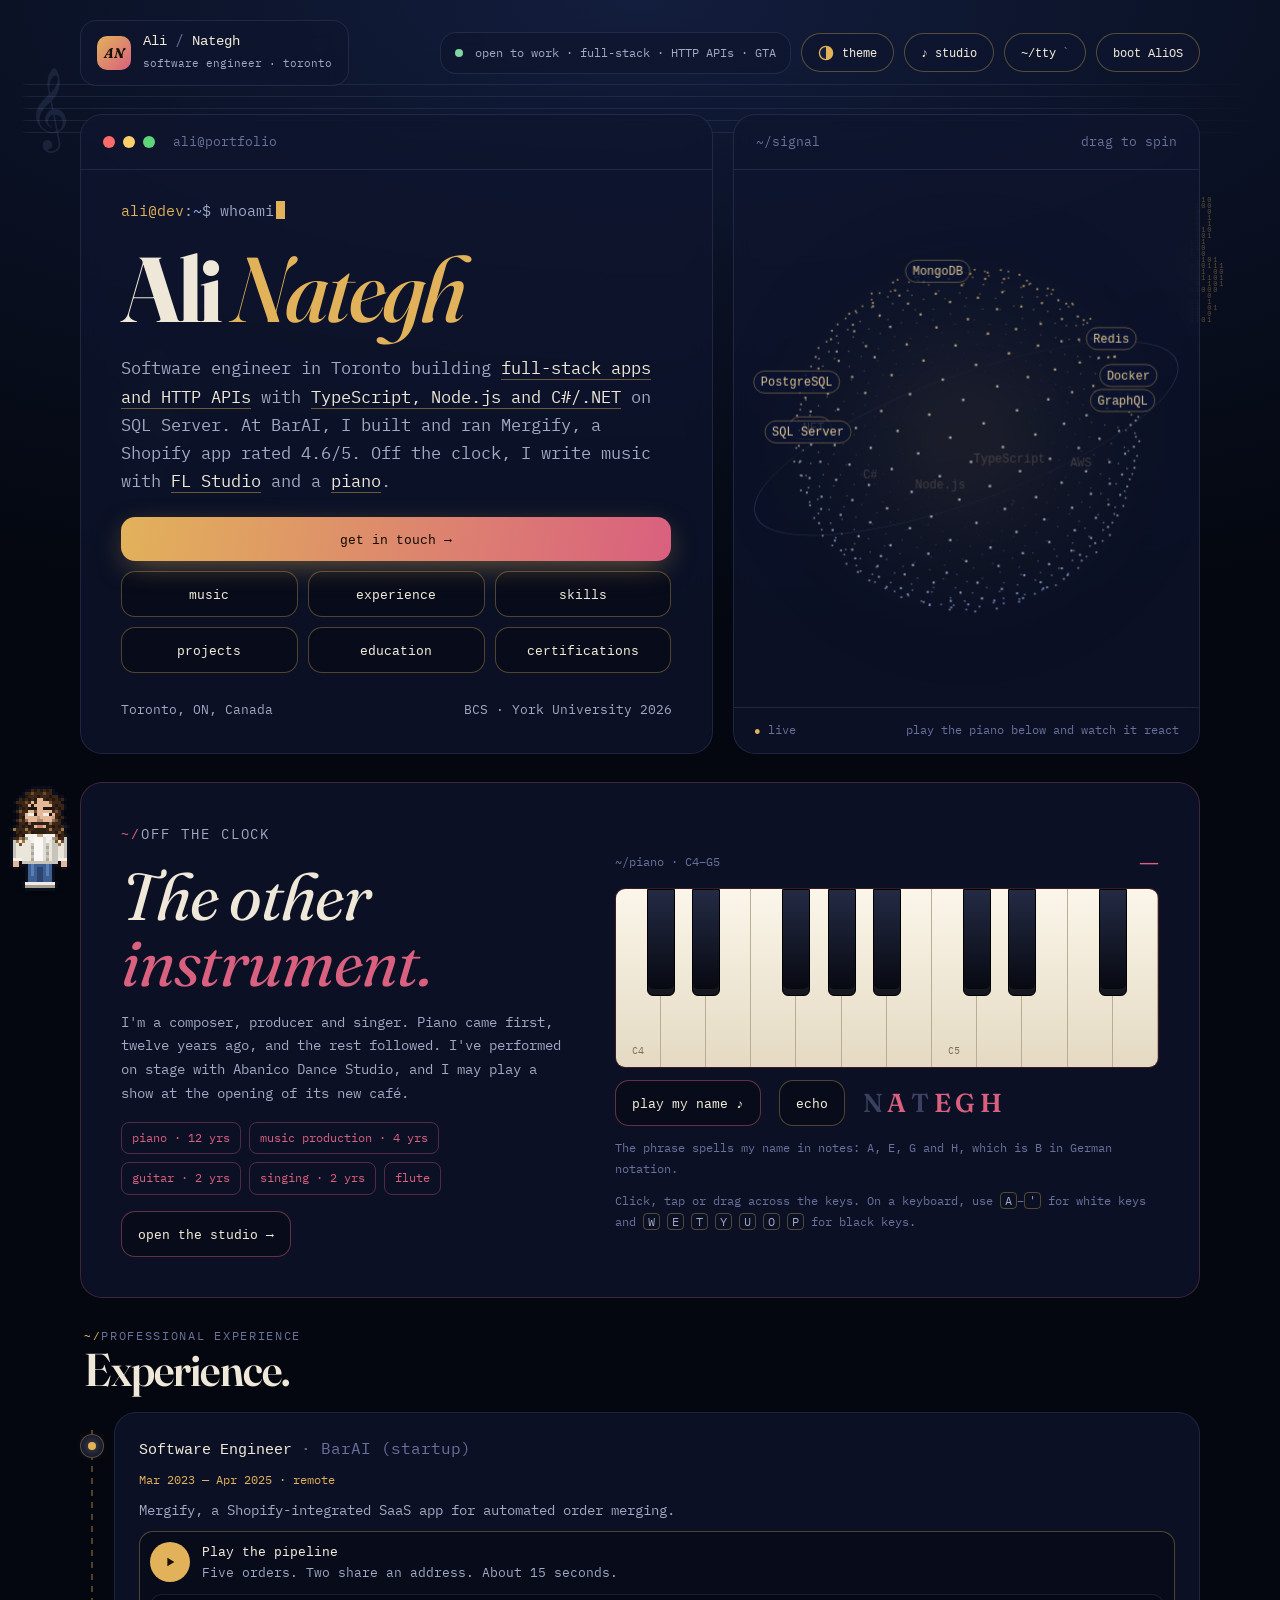
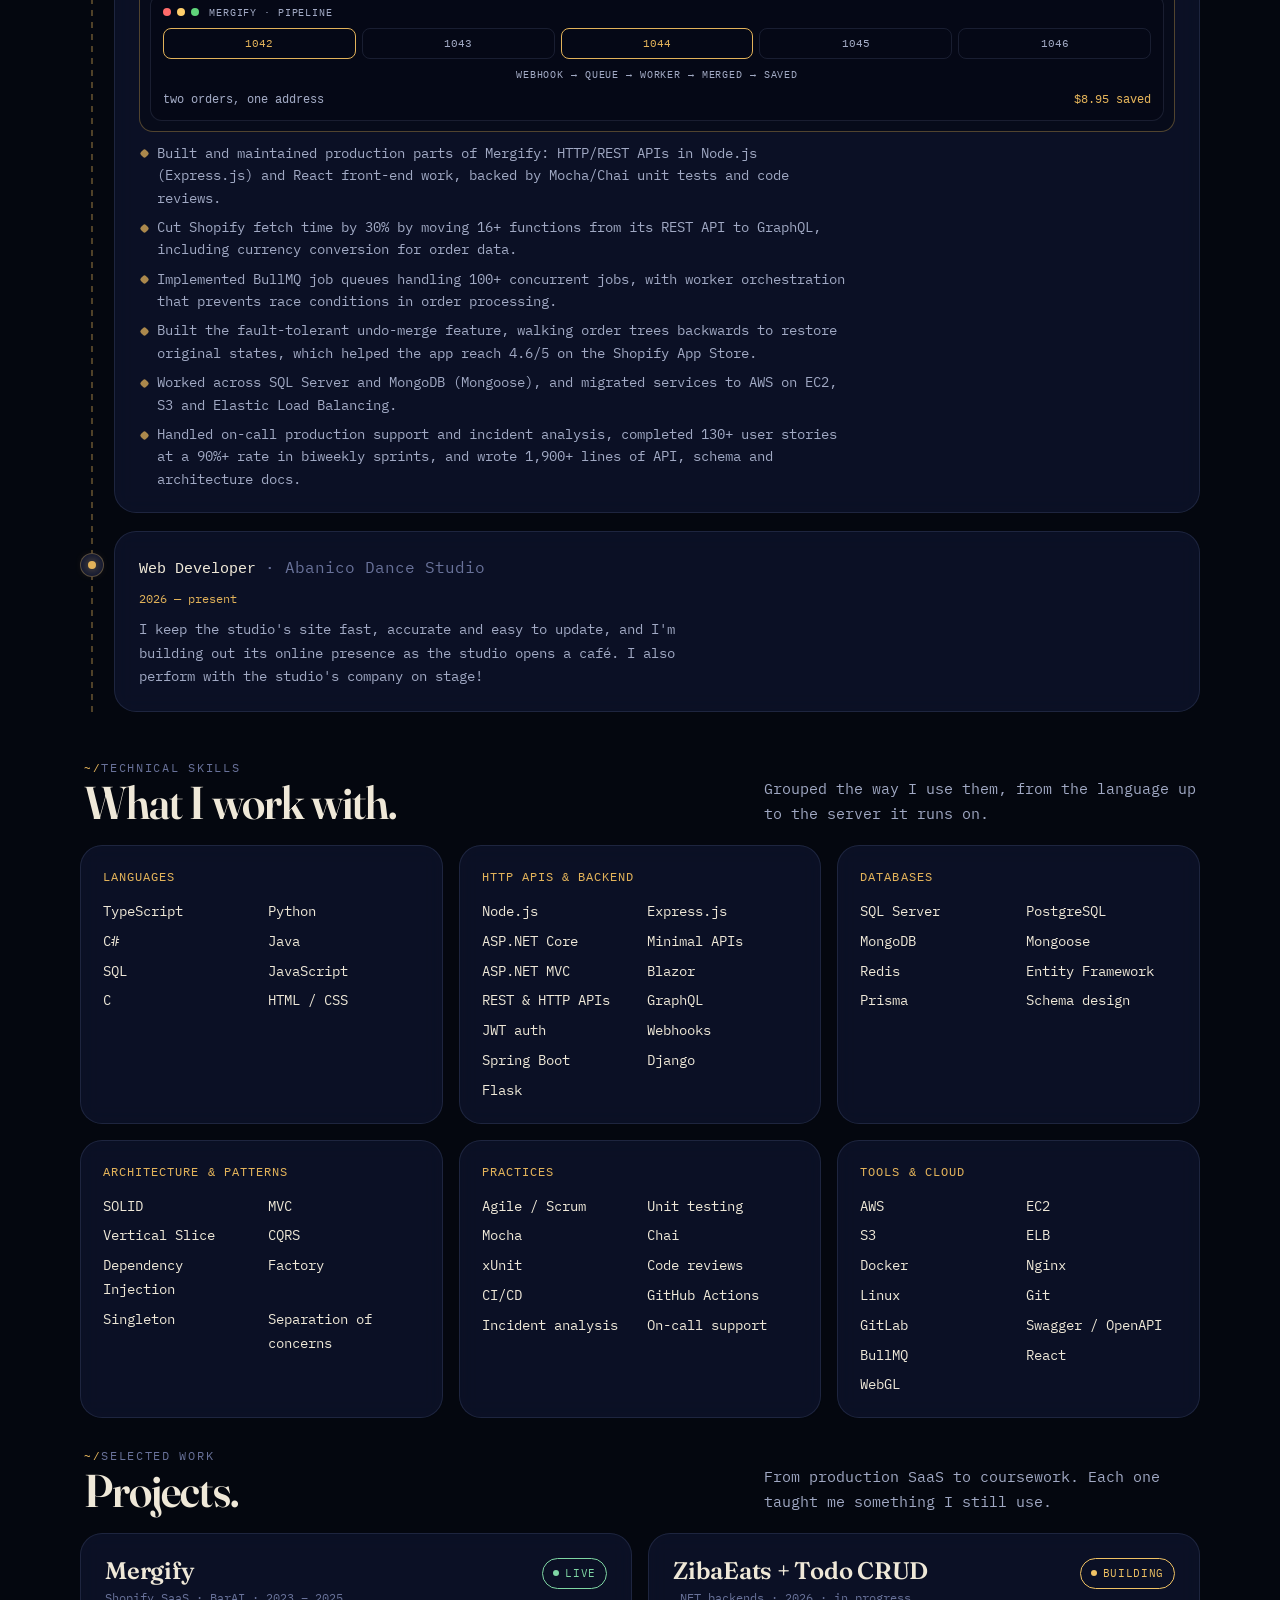
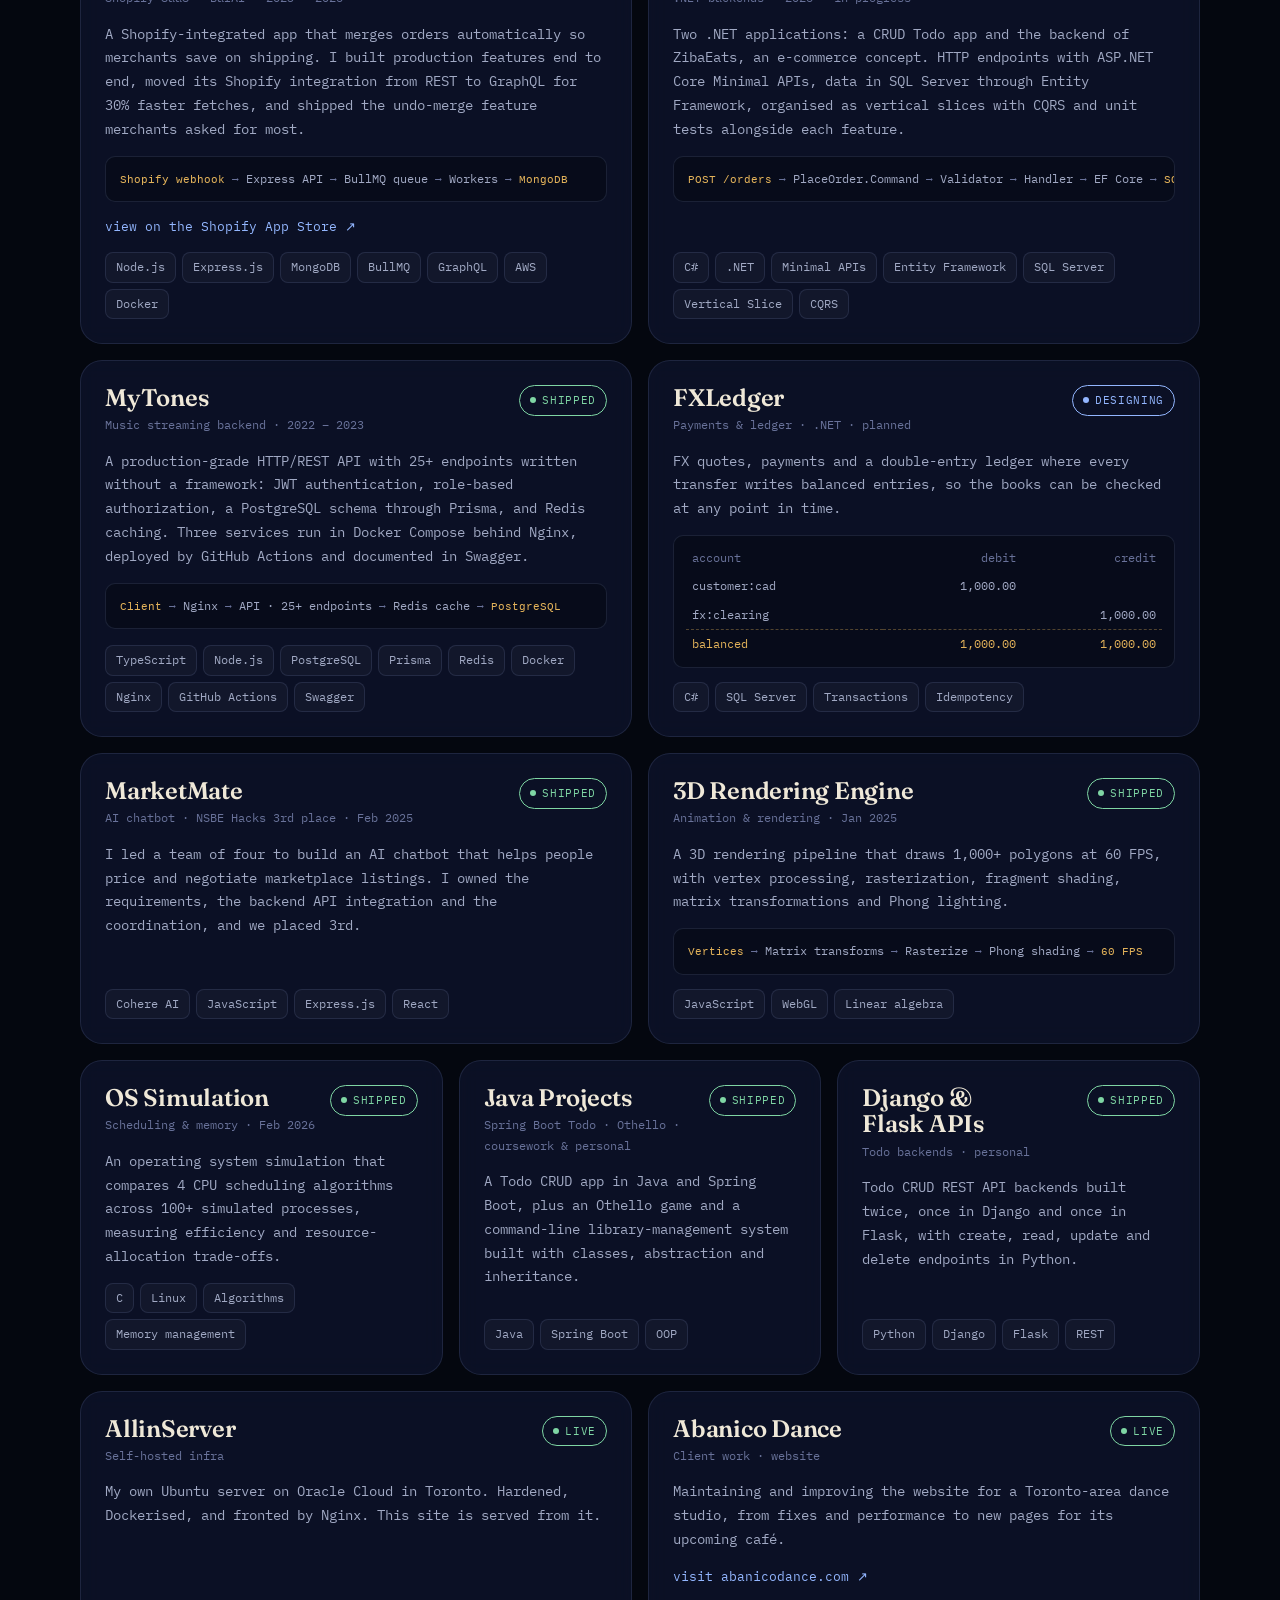
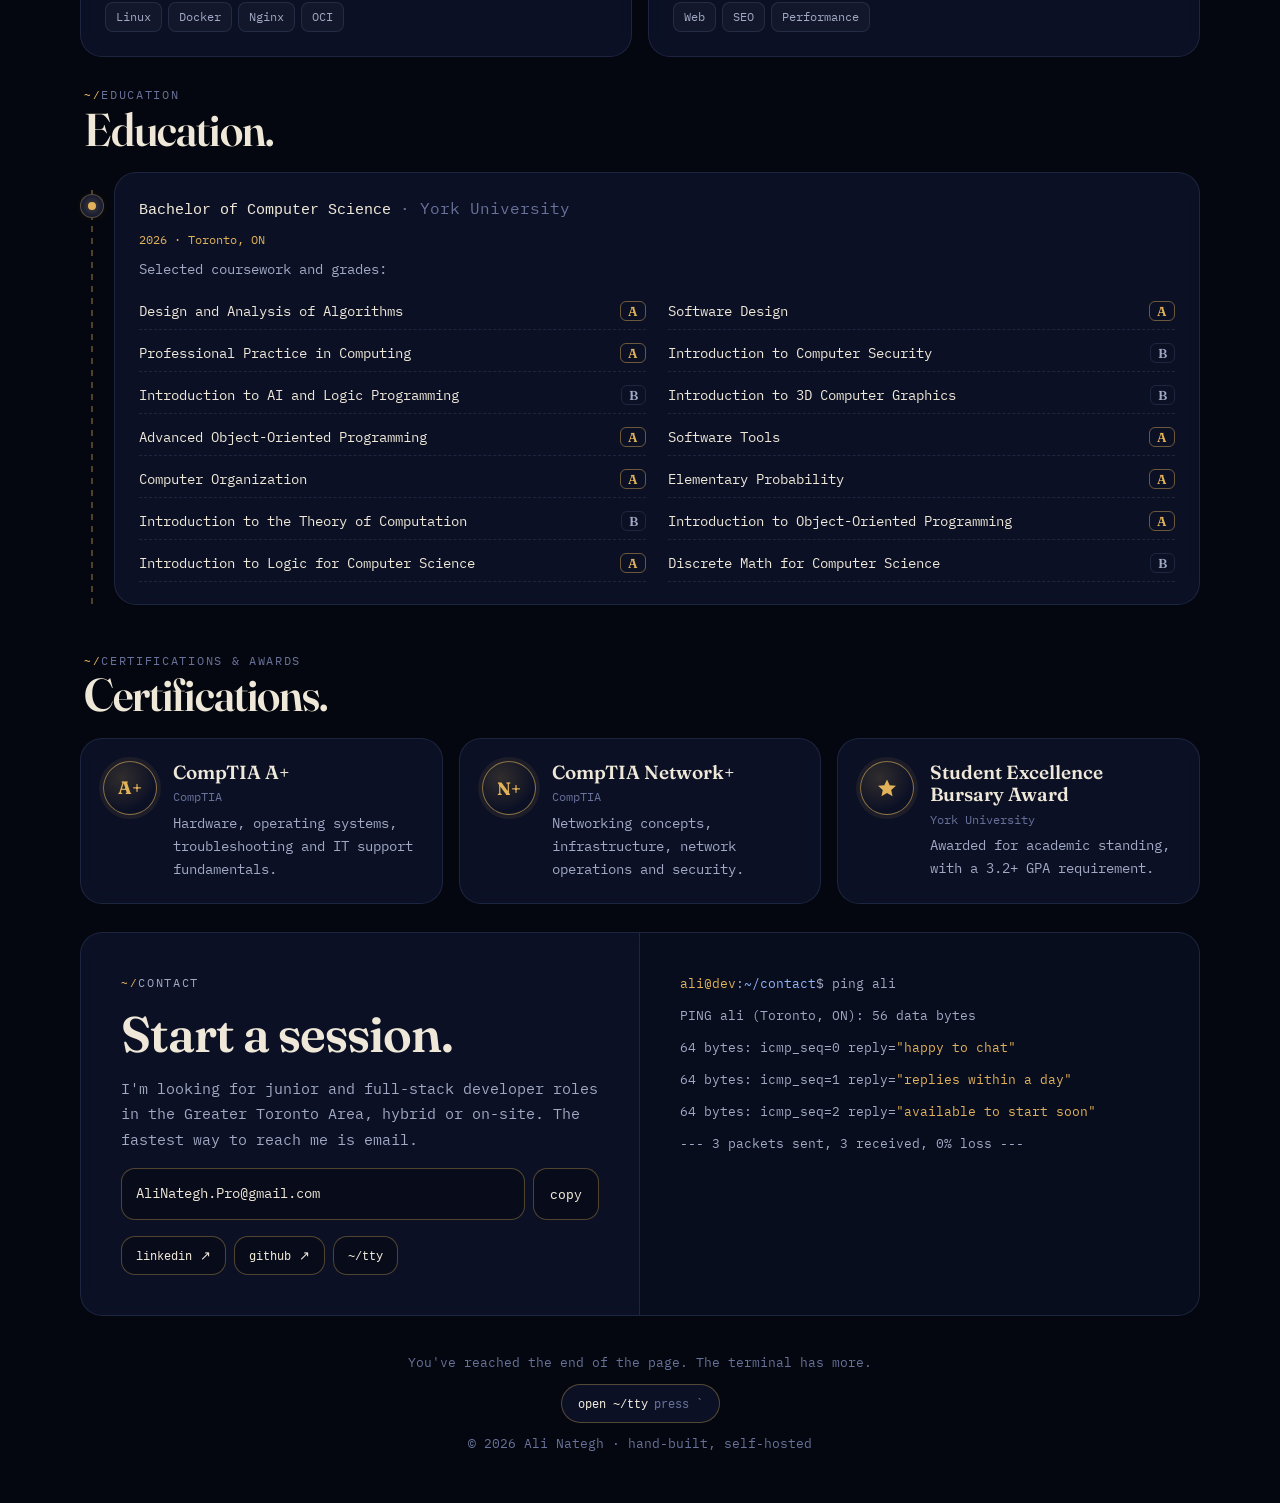
<file: index.html>
<!doctype html>
<html lang="en">
    <head>
        <meta charset="utf-8" />
        <meta
            name="viewport"
            content="width=device-width, initial-scale=1, viewport-fit=cover"
        />
        <title>Ali Nategh | Software Engineer</title>
        <meta
            name="description"
            content="Ali Nategh, software engineer in Toronto. Full-stack apps and HTTP APIs with TypeScript, Node.js, C#/.NET and SQL Server. Previously built Mergify, a Shopify app, at BarAI."
        />
        <meta name="theme-color" content="#0a1124" />
        <link rel="canonical" href="https://alinategh.com/" />

        <!-- link previews (LinkedIn, iMessage, WhatsApp, Slack, X) -->
        <meta property="og:type" content="website" />
        <meta property="og:site_name" content="Ali Nategh" />
        <meta property="og:title" content="Ali Nategh | Software Engineer" />
        <meta
            property="og:description"
            content="Ali Nategh, software engineer in Toronto. Full-stack apps and HTTP APIs with TypeScript, Node.js, C#/.NET and SQL Server. Previously built Mergify, a Shopify app, at BarAI."
        />
        <meta property="og:url" content="https://alinategh.com/" />
        <meta
            property="og:image"
            content="https://alinategh.com/assets/og-image.jpg"
        />
        <meta property="og:image:width" content="1200" />
        <meta property="og:image:height" content="630" />
        <meta
            property="og:image:alt"
            content="Ali Nategh, Software Engineer. Full-stack and HTTP APIs with TypeScript, Node.js, C#/.NET and SQL Server."
        />
        <meta name="twitter:card" content="summary_large_image" />
        <meta
            name="twitter:image"
            content="https://alinategh.com/assets/og-image.jpg"
        />

        <link
            rel="icon"
            type="image/png"
            sizes="192x192"
            id="favIcon"
            data-variant="blend"
            href="assets/icons/blend-192.png"
        />
        <link
            rel="apple-touch-icon"
            sizes="180x180"
            id="favTouch"
            data-variant="blend"
            href="assets/icons/blend-180.png"
        />
        <link
            rel="preload"
            href="assets/fonts/fraunces-roman.woff2"
            as="font"
            type="font/woff2"
            crossorigin
        />
        <link
            rel="preload"
            href="assets/fonts/fraunces-italic.woff2"
            as="font"
            type="font/woff2"
            crossorigin
        />
        <link
            rel="preload"
            href="assets/fonts/ibm-plex-mono-400.woff2"
            as="font"
            type="font/woff2"
            crossorigin
        />
        <link rel="stylesheet" href="css/fonts.css" />
        <script type="application/ld+json">
            {
                "@context": "https://schema.org",
                "@type": "Person",
                "name": "Ali Nategh",
                "jobTitle": "Software Engineer",
                "address": {
                    "@type": "PostalAddress",
                    "addressLocality": "Toronto",
                    "addressRegion": "ON",
                    "addressCountry": "CA"
                },
                "alumniOf": {
                    "@type": "CollegeOrUniversity",
                    "name": "York University"
                },
                "sameAs": [
                    "https://www.linkedin.com/in/alinategh",
                    "https://github.com/Ali-Nategh"
                ],
                "knowsAbout": [
                    "TypeScript",
                    "JavaScript",
                    "Node.js",
                    "Express.js",
                    "C#",
                    ".NET",
                    "ASP.NET Core",
                    "SQL Server",
                    "PostgreSQL",
                    "MongoDB",
                    "Redis",
                    "GraphQL",
                    "Docker",
                    "AWS",
                    "Java",
                    "Python"
                ]
            }
        </script>
        <script>
            /* Theme and CRT intensity before first paint. an.theme is JSON;
               an.crt is a plain off | soft | full string. */
            try {
                var theme = JSON.parse(localStorage.getItem("an.theme") || "null");
                if (typeof theme === "string") document.documentElement.dataset.palette = theme;
                var crt = localStorage.getItem("an.crt");
                if (crt !== "off" && crt !== "soft" && crt !== "full") {
                    var legacy = localStorage.getItem("an.alios.crt");
                    if (legacy === "off" || legacy === "soft") crt = legacy;
                }
                if (crt !== "off" && crt !== "soft" && crt !== "full" && theme === "crt") crt = "full";
                if (crt === "soft" || crt === "full" || crt === "off")
                    document.documentElement.dataset.crt = crt;
            } catch (e) {}
        </script>
        <link rel="stylesheet" href="css/main.css" />
        <link rel="stylesheet" href="css/mini.css" />
        <link rel="stylesheet" href="css/eggs.css" />
        <link rel="stylesheet" href="css/mergify.css" />
        <script src="js/achievements.js" defer></script>
        <script src="js/crt.js" defer></script>
        <script src="js/app.js" defer></script>
        <script src="js/bitnotes.js" defer></script>
        <script src="js/mini.js" defer></script>
        <script src="js/eggs.js" defer></script>
        <script src="js/konami.js" defer></script>
        <script src="js/echo.js" defer></script>
        <script src="js/mergify-card.js" defer></script>
        <script src="js/console-hello.js" defer></script>
    </head>
    <body>
        <noscript
            ><p style="padding: 24px; font-family: monospace">
                This site is built with JavaScript. Please enable it, or reach
                Ali at AliNategh.Pro@gmail.com.
            </p></noscript
        >
        <!-- ================= HOME ================= -->
        <main id="home" class="wrap" data-rev="2b8dp8">
            <header class="topbar" id="topbar">
    <a class="pill glass glow brand" href="#top">
      <span class="brand-mark" data-edit="site.initials">AN</span>
      <span><b><span data-edit="site.first">Ali</span> <span class="sl">/</span> <span data-edit="site.last">Nategh</span></b><small data-edit="site.tagline">software engineer · toronto</small></span></a>
    <div class="top-right">
      <div class="pill glass status"><i class="dot" aria-hidden="true"></i><span><span data-edit="site.status">open to work</span><span class="long"> · <span data-edit="site.statusLong">full-stack · HTTP APIs · GTA</span></span></span></div>
      <button class="tty-btn theme-btn" type="button" data-theme-menu="" aria-haspopup="menu" aria-expanded="false" aria-label="Change colour theme or CRT intensity"><svg class="tdot" viewBox="0 0 16 16" aria-hidden="true"><circle class="t-bg" cx="8" cy="8" r="6.6"></circle><path class="t-fill" d="M8 1.4a6.6 6.6 0 0 1 0 13.2z"></path><circle class="t-ring" cx="8" cy="8" r="6.6"></circle></svg><span class="tlbl">theme</span></button>
      <a class="tty-btn" href="#studio"><span data-edit="nav.topStudio">♪ studio</span></a>
      <button class="tty-btn" type="button" data-open-tty=""><span data-edit="nav.topTty">~/tty</span> <kbd aria-hidden="true">`</kbd></button>
      <button class="tty-btn alios-boot" type="button" data-startx="" aria-label="Boot AliOS">boot AliOS</button>
    </div></header>
            <section class="hero" id="top">
                <div class="glass glow" id="heroMain">
    <div class="term-chrome"><div class="lights" aria-hidden="true"><i></i><i></i><i></i></div><span class="title">ali@portfolio</span></div>
    <div class="term-body">
      <p class="prompt"><span class="u">ali@dev</span>:<span class="p">~</span>$ <span data-edit="hero.cmd">whoami</span><span class="caret" aria-hidden="true"></span></p>
      <h1><span data-edit="site.first">Ali</span> <em data-edit="site.last">Nategh</em></h1>
      <p class="bio" data-edit="hero.bio" data-rich="">Software engineer in Toronto building <em>full-stack apps and HTTP APIs</em> with <em>TypeScript, Node.js and C#/.NET</em> on SQL Server. At BarAI, I built and ran Mergify, a Shopify app rated 4.6/5. Off the clock, I write music with <em>FL Studio</em> and a <em>piano</em>.</p>
      <div class="actions" style="--cols:3">
        <a class="btn primary" href="#contact"><span data-edit="nav.cta">get in touch</span> <span class="arrow" aria-hidden="true">→</span></a>
        <a class="btn" href="#music"><span data-edit="nav.music">music</span></a><a class="btn" href="#experience"><span data-edit="nav.experience">experience</span></a><a class="btn" href="#stack"><span data-edit="nav.stack">skills</span></a><a class="btn" href="#projects"><span data-edit="nav.projects">projects</span></a><a class="btn" href="#education"><span data-edit="nav.education">education</span></a><a class="btn" href="#certs"><span data-edit="nav.certs">certifications</span></a>
      </div>
      <div class="term-foot"><span data-edit="site.location">Toronto, ON, Canada</span><span data-edit="site.school">BCS · York University 2026</span></div>
    </div></div>
                <div class="glass signal">
                    <div class="term-chrome">
                        <span class="title">~/signal</span
                        ><span class="title" style="margin-left: auto"
                            >drag to spin</span
                        >
                    </div>
                    <canvas
                        id="sphere"
                        role="img"
                        aria-label="Interactive 3D sphere of points with the technologies Ali works with orbiting it. It pulses when piano notes are played."
                    ></canvas>
                    <div class="signal-foot">
                        <span><b>●</b> live</span
                        ><span>play the piano below and watch it react</span>
                    </div>
                </div>
            </section>
            <div id="sections" style="display: grid; gap: 28px"><section class="sec" id="music" data-section="music"><div class="adm sec-tools" data-sec="music"><span>Music</span><button type="button" data-sact="up" aria-label="Move section up">↑</button><button type="button" data-sact="down" aria-label="Move section down">↓</button><button type="button" data-sact="toggle">hide</button></div>
    <div class="glass music glow">
      <div class="copy">
        <p class="eyebrow"><b>~/</b><span data-edit="music.eyebrow">off the clock</span></p>
        <h2><span data-edit="music.title">The other</span> <em><span data-edit="music.titleEm">instrument.</span></em></h2>
        <p data-edit="music.body">I'm a composer, producer and singer. Piano came first, twelve years ago, and the rest followed. I've performed on stage with Abanico Dance Studio, and I may play a show at the opening of its new café.</p>
        <div class="instruments"><span>piano · 12 yrs</span><span>music production · 4 yrs</span><span>guitar · 2 yrs</span><span>singing · 2 yrs</span><span>flute</span></div>
        <a class="btn claret" href="#studio" style="justify-self:start"><span data-edit="music.cta">open the studio</span> <span class="arrow" aria-hidden="true">→</span></a>
      </div>
      <div class="piano-box">
        <div class="piano-head"><span>~/piano · C4–G5</span><span class="note-read" id="noteRead" aria-live="polite">—</span></div>
        <div class="piano" id="homePiano" aria-label="Playable piano keyboard"><div class="wk" data-k="h60">C4</div><div class="wk" data-k="h62"></div><div class="wk" data-k="h64"></div><div class="wk" data-k="h65"></div><div class="wk" data-k="h67"></div><div class="wk" data-k="h69"></div><div class="wk" data-k="h71"></div><div class="wk" data-k="h72">C5</div><div class="wk" data-k="h74"></div><div class="wk" data-k="h76"></div><div class="wk" data-k="h77"></div><div class="wk" data-k="h79"></div><div class="bk" data-k="h61" style="width: calc(5.16667%); left: calc(5.75%);"></div><div class="bk" data-k="h63" style="width: calc(5.16667%); left: calc(14.0833%);"></div><div class="bk" data-k="h66" style="width: calc(5.16667%); left: calc(30.75%);"></div><div class="bk" data-k="h68" style="width: calc(5.16667%); left: calc(39.0833%);"></div><div class="bk" data-k="h70" style="width: calc(5.16667%); left: calc(47.4167%);"></div><div class="bk" data-k="h73" style="width: calc(5.16667%); left: calc(64.0833%);"></div><div class="bk" data-k="h75" style="width: calc(5.16667%); left: calc(72.4167%);"></div><div class="bk" data-k="h78" style="width: calc(5.16667%); left: calc(89.0833%);"></div></div>
        <div class="piano-actions"><button class="btn claret" type="button" id="riff"><span data-edit="music.phraseLabel">play my name ♪</span></button><button class="btn" type="button" id="echoLaunch" title="Simon on five keys, C to G">echo</button><span class="name-notes" id="nameNotes" aria-hidden="true"><span class="nn off">N</span><span class="nn on">A</span><span class="nn off">T</span><span class="nn on">E</span><span class="nn on">G</span><span class="nn on">H</span></span></div>
        <p class="hint" data-edit="music.phraseHint">The phrase spells my name in notes: A, E, G and H, which is B in German notation.</p>
        <p class="hint">Click, tap or drag across the keys. On a keyboard, use <kbd>A</kbd>–<kbd>'</kbd> for white keys and <kbd>W</kbd> <kbd>E</kbd> <kbd>T</kbd> <kbd>Y</kbd> <kbd>U</kbd> <kbd>O</kbd> <kbd>P</kbd> for black keys.</p>
      </div>
    </div></section><section class="sec" id="experience" data-section="experience"><div class="adm sec-tools" data-sec="experience"><span>Experience</span><button type="button" data-sact="up" aria-label="Move section up">↑</button><button type="button" data-sact="down" aria-label="Move section down">↓</button><button type="button" data-sact="toggle">hide</button></div>
    <div class="sec-head"><div><p class="eyebrow"><b>~/</b><span data-edit="experience.eyebrow">professional experience</span></p><h2 data-edit="experience.title">Experience.</h2></div></div>
    <div class="timeline">
      <div class="t-item"><span class="t-node" aria-hidden="true"></span>
        <article class="glass glow t-card" data-item="experience.items" data-idx="0" data-mergify-card=""><div class="adm item-tools" role="group" aria-label="Item tools"><button type="button" data-act="up" title="Move earlier" aria-label="Move earlier">↑</button><button type="button" data-act="down" title="Move later" aria-label="Move later">↓</button><button type="button" data-act="edit" title="Edit all fields" aria-label="Edit all fields">✎</button><button type="button" data-act="dup" title="Duplicate" aria-label="Duplicate">⧉</button><button type="button" class="del" data-act="del" title="Delete" aria-label="Delete">✕</button></div>
          <h3><span data-edit="experience.items.0.role">Software Engineer</span> <span class="org">· <span data-edit="experience.items.0.org">BarAI (startup)</span></span></h3>
          <p class="when" data-edit="experience.items.0.when">Mar 2023 — Apr 2025 · remote</p>
          <p data-edit="experience.items.0.desc">Mergify, a Shopify-integrated SaaS app for automated order merging.</p>
          <div class="mf-slot">
  <button type="button" class="mf-play" data-mergify-play="" aria-expanded="false" aria-controls="mergifyDemo">
    <span class="mf-play-row">
      <span class="mf-play-ico" aria-hidden="true"><svg viewBox="0 0 16 16" width="14" height="14"><path fill="currentColor" d="M5 3.2v9.6l8-4.8z"></path></svg></span>
      <span class="mf-play-text"><span class="mf-play-label">Play the pipeline</span><span class="mf-play-sub">Five orders. Two share an address. About 15 seconds.</span></span>
    </span>
    <span class="mf-preview" aria-hidden="true">
      <span class="mf-frame">
        <span class="mf-frame-top"><i></i><i></i><i></i><span>mergify · pipeline</span></span>
        <span class="mf-frame-row"><span class="mf-dot is-twin">1042</span><span class="mf-dot">1043</span><span class="mf-dot is-twin">1044</span><span class="mf-dot">1045</span><span class="mf-dot">1046</span></span>
        <span class="mf-frame-pipe">webhook → queue → worker → merged → saved</span>
        <span class="mf-frame-end"><span>two orders, one address</span><b>$8.95 saved</b></span>
      </span>
    </span>
  </button>
  <div id="mergifyDemo" class="mf-stage" data-mergify-stage="" hidden=""></div>
</div>
          
          <ul class="t-points"><li><span data-edit="experience.items.0.bullets.0">Built and maintained production parts of Mergify: HTTP/REST APIs in Node.js (Express.js) and React front-end work, backed by Mocha/Chai unit tests and code reviews.</span></li><li><span data-edit="experience.items.0.bullets.1">Cut Shopify fetch time by 30% by moving 16+ functions from its REST API to GraphQL, including currency conversion for order data.</span></li><li><span data-edit="experience.items.0.bullets.2">Implemented BullMQ job queues handling 100+ concurrent jobs, with worker orchestration that prevents race conditions in order processing.</span></li><li><span data-edit="experience.items.0.bullets.3">Built the fault-tolerant undo-merge feature, walking order trees backwards to restore original states, which helped the app reach 4.6/5 on the Shopify App Store.</span></li><li><span data-edit="experience.items.0.bullets.4">Worked across SQL Server and MongoDB (Mongoose), and migrated services to AWS on EC2, S3 and Elastic Load Balancing.</span></li><li><span data-edit="experience.items.0.bullets.5">Handled on-call production support and incident analysis, completed 130+ user stories at a 90%+ rate in biweekly sprints, and wrote 1,900+ lines of API, schema and architecture docs.</span></li></ul>
        </article></div>
      <div class="t-item"><span class="t-node" aria-hidden="true"></span>
        <article class="glass glow t-card" data-item="experience.items" data-idx="1"><div class="adm item-tools" role="group" aria-label="Item tools"><button type="button" data-act="up" title="Move earlier" aria-label="Move earlier">↑</button><button type="button" data-act="down" title="Move later" aria-label="Move later">↓</button><button type="button" data-act="edit" title="Edit all fields" aria-label="Edit all fields">✎</button><button type="button" data-act="dup" title="Duplicate" aria-label="Duplicate">⧉</button><button type="button" class="del" data-act="del" title="Delete" aria-label="Delete">✕</button></div>
          <h3><span data-edit="experience.items.1.role">Web Developer</span> <span class="org">· <span data-edit="experience.items.1.org">Abanico Dance Studio</span></span></h3>
          <p class="when" data-edit="experience.items.1.when">2026 — present</p>
          <p data-edit="experience.items.1.desc">I keep the studio's site fast, accurate and easy to update, and I'm building out its online presence as the studio opens a café. I also perform with the studio's company on stage!</p>
          
          
          
        </article></div><button type="button" class="adm add-item" data-add="experience.items">+ add entry</button></div></section><section class="sec" id="stack" data-section="stack"><div class="adm sec-tools" data-sec="stack"><span>Skills</span><button type="button" data-sact="up" aria-label="Move section up">↑</button><button type="button" data-sact="down" aria-label="Move section down">↓</button><button type="button" data-sact="toggle">hide</button></div>
    <div class="sec-head"><div><p class="eyebrow"><b>~/</b><span data-edit="stack.eyebrow">technical skills</span></p><h2 data-edit="stack.title">What I work with.</h2></div><p data-edit="stack.intro">Grouped the way I use them, from the language up to the server it runs on.</p></div>
    <div class="stack">
      <div class="glass glow" data-item="stack.groups" data-idx="0"><div class="adm item-tools" role="group" aria-label="Item tools"><button type="button" data-act="up" title="Move earlier" aria-label="Move earlier">↑</button><button type="button" data-act="down" title="Move later" aria-label="Move later">↓</button><button type="button" data-act="edit" title="Edit all fields" aria-label="Edit all fields">✎</button><button type="button" data-act="dup" title="Duplicate" aria-label="Duplicate">⧉</button><button type="button" class="del" data-act="del" title="Delete" aria-label="Delete">✕</button></div><h3 data-edit="stack.groups.0.name">Languages</h3>
        <ul><li><span data-edit="stack.groups.0.items.0.0">TypeScript</span></li><li><span data-edit="stack.groups.0.items.1.0">Python</span></li><li><span data-edit="stack.groups.0.items.2.0">C#</span></li><li><span data-edit="stack.groups.0.items.3.0">Java</span></li><li><span data-edit="stack.groups.0.items.4.0">SQL</span></li><li><span data-edit="stack.groups.0.items.5.0">JavaScript</span></li><li><span data-edit="stack.groups.0.items.6.0">C</span></li><li><span data-edit="stack.groups.0.items.7.0">HTML / CSS</span></li></ul></div>
      <div class="glass glow" data-item="stack.groups" data-idx="1"><div class="adm item-tools" role="group" aria-label="Item tools"><button type="button" data-act="up" title="Move earlier" aria-label="Move earlier">↑</button><button type="button" data-act="down" title="Move later" aria-label="Move later">↓</button><button type="button" data-act="edit" title="Edit all fields" aria-label="Edit all fields">✎</button><button type="button" data-act="dup" title="Duplicate" aria-label="Duplicate">⧉</button><button type="button" class="del" data-act="del" title="Delete" aria-label="Delete">✕</button></div><h3 data-edit="stack.groups.1.name">HTTP APIs &amp; Backend</h3>
        <ul><li><span data-edit="stack.groups.1.items.0.0">Node.js</span></li><li><span data-edit="stack.groups.1.items.1.0">Express.js</span></li><li><span data-edit="stack.groups.1.items.2.0">ASP.NET Core</span></li><li><span data-edit="stack.groups.1.items.3.0">Minimal APIs</span></li><li><span data-edit="stack.groups.1.items.4.0">ASP.NET MVC</span></li><li><span data-edit="stack.groups.1.items.5.0">Blazor</span></li><li><span data-edit="stack.groups.1.items.6.0">REST &amp; HTTP APIs</span></li><li><span data-edit="stack.groups.1.items.7.0">GraphQL</span></li><li><span data-edit="stack.groups.1.items.8.0">JWT auth</span></li><li><span data-edit="stack.groups.1.items.9.0">Webhooks</span></li><li><span data-edit="stack.groups.1.items.10.0">Spring Boot</span></li><li><span data-edit="stack.groups.1.items.11.0">Django</span></li><li><span data-edit="stack.groups.1.items.12.0">Flask</span></li></ul></div>
      <div class="glass glow" data-item="stack.groups" data-idx="2"><div class="adm item-tools" role="group" aria-label="Item tools"><button type="button" data-act="up" title="Move earlier" aria-label="Move earlier">↑</button><button type="button" data-act="down" title="Move later" aria-label="Move later">↓</button><button type="button" data-act="edit" title="Edit all fields" aria-label="Edit all fields">✎</button><button type="button" data-act="dup" title="Duplicate" aria-label="Duplicate">⧉</button><button type="button" class="del" data-act="del" title="Delete" aria-label="Delete">✕</button></div><h3 data-edit="stack.groups.2.name">Databases</h3>
        <ul><li><span data-edit="stack.groups.2.items.0.0">SQL Server</span></li><li><span data-edit="stack.groups.2.items.1.0">PostgreSQL</span></li><li><span data-edit="stack.groups.2.items.2.0">MongoDB</span></li><li><span data-edit="stack.groups.2.items.3.0">Mongoose</span></li><li><span data-edit="stack.groups.2.items.4.0">Redis</span></li><li><span data-edit="stack.groups.2.items.5.0">Entity Framework</span></li><li><span data-edit="stack.groups.2.items.6.0">Prisma</span></li><li><span data-edit="stack.groups.2.items.7.0">Schema design</span></li></ul></div>
      <div class="glass glow" data-item="stack.groups" data-idx="3"><div class="adm item-tools" role="group" aria-label="Item tools"><button type="button" data-act="up" title="Move earlier" aria-label="Move earlier">↑</button><button type="button" data-act="down" title="Move later" aria-label="Move later">↓</button><button type="button" data-act="edit" title="Edit all fields" aria-label="Edit all fields">✎</button><button type="button" data-act="dup" title="Duplicate" aria-label="Duplicate">⧉</button><button type="button" class="del" data-act="del" title="Delete" aria-label="Delete">✕</button></div><h3 data-edit="stack.groups.3.name">Architecture &amp; Patterns</h3>
        <ul><li><span data-edit="stack.groups.3.items.0.0">SOLID</span></li><li><span data-edit="stack.groups.3.items.1.0">MVC</span></li><li><span data-edit="stack.groups.3.items.2.0">Vertical Slice</span></li><li><span data-edit="stack.groups.3.items.3.0">CQRS</span></li><li><span data-edit="stack.groups.3.items.4.0">Dependency Injection</span></li><li><span data-edit="stack.groups.3.items.5.0">Factory</span></li><li><span data-edit="stack.groups.3.items.6.0">Singleton</span></li><li><span data-edit="stack.groups.3.items.7.0">Separation of concerns</span></li></ul></div>
      <div class="glass glow" data-item="stack.groups" data-idx="4"><div class="adm item-tools" role="group" aria-label="Item tools"><button type="button" data-act="up" title="Move earlier" aria-label="Move earlier">↑</button><button type="button" data-act="down" title="Move later" aria-label="Move later">↓</button><button type="button" data-act="edit" title="Edit all fields" aria-label="Edit all fields">✎</button><button type="button" data-act="dup" title="Duplicate" aria-label="Duplicate">⧉</button><button type="button" class="del" data-act="del" title="Delete" aria-label="Delete">✕</button></div><h3 data-edit="stack.groups.4.name">Practices</h3>
        <ul><li><span data-edit="stack.groups.4.items.0.0">Agile / Scrum</span></li><li><span data-edit="stack.groups.4.items.1.0">Unit testing</span></li><li><span data-edit="stack.groups.4.items.2.0">Mocha</span></li><li><span data-edit="stack.groups.4.items.3.0">Chai</span></li><li><span data-edit="stack.groups.4.items.4.0">xUnit</span></li><li><span data-edit="stack.groups.4.items.5.0">Code reviews</span></li><li><span data-edit="stack.groups.4.items.6.0">CI/CD</span></li><li><span data-edit="stack.groups.4.items.7.0">GitHub Actions</span></li><li><span data-edit="stack.groups.4.items.8.0">Incident analysis</span></li><li><span data-edit="stack.groups.4.items.9.0">On-call support</span></li></ul></div>
      <div class="glass glow" data-item="stack.groups" data-idx="5"><div class="adm item-tools" role="group" aria-label="Item tools"><button type="button" data-act="up" title="Move earlier" aria-label="Move earlier">↑</button><button type="button" data-act="down" title="Move later" aria-label="Move later">↓</button><button type="button" data-act="edit" title="Edit all fields" aria-label="Edit all fields">✎</button><button type="button" data-act="dup" title="Duplicate" aria-label="Duplicate">⧉</button><button type="button" class="del" data-act="del" title="Delete" aria-label="Delete">✕</button></div><h3 data-edit="stack.groups.5.name">Tools &amp; Cloud</h3>
        <ul><li><span data-edit="stack.groups.5.items.0.0">AWS</span></li><li><span data-edit="stack.groups.5.items.1.0">EC2</span></li><li><span data-edit="stack.groups.5.items.2.0">S3</span></li><li><span data-edit="stack.groups.5.items.3.0">ELB</span></li><li><span data-edit="stack.groups.5.items.4.0">Docker</span></li><li><span data-edit="stack.groups.5.items.5.0">Nginx</span></li><li><span data-edit="stack.groups.5.items.6.0">Linux</span></li><li><span data-edit="stack.groups.5.items.7.0">Git</span></li><li><span data-edit="stack.groups.5.items.8.0">GitLab</span></li><li><span data-edit="stack.groups.5.items.9.0">Swagger / OpenAPI</span></li><li><span data-edit="stack.groups.5.items.10.0">BullMQ</span></li><li><span data-edit="stack.groups.5.items.11.0">React</span></li><li><span data-edit="stack.groups.5.items.12.0">WebGL</span></li></ul></div><button type="button" class="adm add-item" data-add="stack.groups">+ add group</button></div></section><section class="sec" id="projects" data-section="projects"><div class="adm sec-tools" data-sec="projects"><span>Projects</span><button type="button" data-sact="up" aria-label="Move section up">↑</button><button type="button" data-sact="down" aria-label="Move section down">↓</button><button type="button" data-sact="toggle">hide</button></div>
    <div class="sec-head"><div><p class="eyebrow"><b>~/</b><span data-edit="projects.eyebrow">selected work</span></p><h2 data-edit="projects.title">Projects.</h2></div><p data-edit="projects.intro">From production SaaS to coursework. Each one taught me something I still use.</p></div>
    <div class="grid">
      <article class="glass glow card span-3" data-item="projects.items" data-idx="0"><div class="adm item-tools" role="group" aria-label="Item tools"><button type="button" data-act="up" title="Move earlier" aria-label="Move earlier">↑</button><button type="button" data-act="down" title="Move later" aria-label="Move later">↓</button><button type="button" data-act="edit" title="Edit all fields" aria-label="Edit all fields">✎</button><button type="button" data-act="dup" title="Duplicate" aria-label="Duplicate">⧉</button><button type="button" class="del" data-act="del" title="Delete" aria-label="Delete">✕</button></div>
        <div class="card-top"><div><h3 data-edit="projects.items.0.title">Mergify</h3><p class="sub" data-edit="projects.items.0.sub">Shopify SaaS · BarAI · 2023 – 2025</p></div><span class="chip live">live</span></div>
        <p data-edit="projects.items.0.desc">A Shopify-integrated app that merges orders automatically so merchants save on shipping. I built production features end to end, moved its Shopify integration from REST to GraphQL for 30% faster fetches, and shipped the undo-merge feature merchants asked for most.</p>
        <div class="flow" aria-label="Request flow"><b>Shopify webhook</b> <i>→</i> Express API <i>→</i> BullMQ queue <i>→</i> Workers <i>→</i> <b>MongoDB</b></div>
        <a class="more" href="https://apps.shopify.com/bestapper-mergify" target="_blank" rel="noopener"><span data-edit="projects.items.0.linkLabel">view on the Shopify App Store</span> ↗</a>
        <div class="tags"><span>Node.js</span><span>Express.js</span><span>MongoDB</span><span>BullMQ</span><span>GraphQL</span><span>AWS</span><span>Docker</span></div>
      </article>
      <article class="glass glow card span-3" data-item="projects.items" data-idx="1"><div class="adm item-tools" role="group" aria-label="Item tools"><button type="button" data-act="up" title="Move earlier" aria-label="Move earlier">↑</button><button type="button" data-act="down" title="Move later" aria-label="Move later">↓</button><button type="button" data-act="edit" title="Edit all fields" aria-label="Edit all fields">✎</button><button type="button" data-act="dup" title="Duplicate" aria-label="Duplicate">⧉</button><button type="button" class="del" data-act="del" title="Delete" aria-label="Delete">✕</button></div>
        <div class="card-top"><div><h3 data-edit="projects.items.1.title">ZibaEats + Todo CRUD</h3><p class="sub" data-edit="projects.items.1.sub">.NET backends · 2026 · in progress</p></div><span class="chip build">building</span></div>
        <p data-edit="projects.items.1.desc">Two .NET applications: a CRUD Todo app and the backend of ZibaEats, an e-commerce concept. HTTP endpoints with ASP.NET Core Minimal APIs, data in SQL Server through Entity Framework, organised as vertical slices with CQRS and unit tests alongside each feature.</p>
        <div class="flow" aria-label="Request flow"><b>POST /orders</b> <i>→</i> PlaceOrder.Command <i>→</i> Validator <i>→</i> Handler <i>→</i> EF Core <i>→</i> <b>SQL Server</b></div>
        
        <div class="tags"><span>C#</span><span>.NET</span><span>Minimal APIs</span><span>Entity Framework</span><span>SQL Server</span><span>Vertical Slice</span><span>CQRS</span></div>
      </article>
      <article class="glass glow card span-3" data-item="projects.items" data-idx="2"><div class="adm item-tools" role="group" aria-label="Item tools"><button type="button" data-act="up" title="Move earlier" aria-label="Move earlier">↑</button><button type="button" data-act="down" title="Move later" aria-label="Move later">↓</button><button type="button" data-act="edit" title="Edit all fields" aria-label="Edit all fields">✎</button><button type="button" data-act="dup" title="Duplicate" aria-label="Duplicate">⧉</button><button type="button" class="del" data-act="del" title="Delete" aria-label="Delete">✕</button></div>
        <div class="card-top"><div><h3 data-edit="projects.items.2.title">MyTones</h3><p class="sub" data-edit="projects.items.2.sub">Music streaming backend · 2022 – 2023</p></div><span class="chip live">shipped</span></div>
        <p data-edit="projects.items.2.desc">A production-grade HTTP/REST API with 25+ endpoints written without a framework: JWT authentication, role-based authorization, a PostgreSQL schema through Prisma, and Redis caching. Three services run in Docker Compose behind Nginx, deployed by GitHub Actions and documented in Swagger.</p>
        <div class="flow" aria-label="Request flow"><b>Client</b> <i>→</i> Nginx <i>→</i> API · 25+ endpoints <i>→</i> Redis cache <i>→</i> <b>PostgreSQL</b></div>
        
        <div class="tags"><span>TypeScript</span><span>Node.js</span><span>PostgreSQL</span><span>Prisma</span><span>Redis</span><span>Docker</span><span>Nginx</span><span>GitHub Actions</span><span>Swagger</span></div>
      </article>
      <article class="glass glow card span-3" data-item="projects.items" data-idx="3"><div class="adm item-tools" role="group" aria-label="Item tools"><button type="button" data-act="up" title="Move earlier" aria-label="Move earlier">↑</button><button type="button" data-act="down" title="Move later" aria-label="Move later">↓</button><button type="button" data-act="edit" title="Edit all fields" aria-label="Edit all fields">✎</button><button type="button" data-act="dup" title="Duplicate" aria-label="Duplicate">⧉</button><button type="button" class="del" data-act="del" title="Delete" aria-label="Delete">✕</button></div>
        <div class="card-top"><div><h3 data-edit="projects.items.3.title">FXLedger</h3><p class="sub" data-edit="projects.items.3.sub">Payments &amp; ledger · .NET · planned</p></div><span class="chip plan">designing</span></div>
        <p data-edit="projects.items.3.desc">FX quotes, payments and a double-entry ledger where every transfer writes balanced entries, so the books can be checked at any point in time.</p>
        <div class="ledger-wrap"><table class="ledger" aria-label="Example double-entry posting"><thead><tr><th>account</th><th class="n">debit</th><th class="n">credit</th></tr></thead><tbody><tr><td>customer:cad</td><td class="n">1,000.00</td><td class="n"></td></tr><tr><td>fx:clearing</td><td class="n"></td><td class="n">1,000.00</td></tr><tr class="sum"><td>balanced</td><td class="n">1,000.00</td><td class="n">1,000.00</td></tr></tbody></table></div>
        
        <div class="tags"><span>C#</span><span>SQL Server</span><span>Transactions</span><span>Idempotency</span></div>
      </article>
      <article class="glass glow card span-3" data-item="projects.items" data-idx="4"><div class="adm item-tools" role="group" aria-label="Item tools"><button type="button" data-act="up" title="Move earlier" aria-label="Move earlier">↑</button><button type="button" data-act="down" title="Move later" aria-label="Move later">↓</button><button type="button" data-act="edit" title="Edit all fields" aria-label="Edit all fields">✎</button><button type="button" data-act="dup" title="Duplicate" aria-label="Duplicate">⧉</button><button type="button" class="del" data-act="del" title="Delete" aria-label="Delete">✕</button></div>
        <div class="card-top"><div><h3 data-edit="projects.items.4.title">MarketMate</h3><p class="sub" data-edit="projects.items.4.sub">AI chatbot · NSBE Hacks 3rd place · Feb 2025</p></div><span class="chip live">shipped</span></div>
        <p data-edit="projects.items.4.desc">I led a team of four to build an AI chatbot that helps people price and negotiate marketplace listings. I owned the requirements, the backend API integration and the coordination, and we placed 3rd.</p>
        
        
        <div class="tags"><span>Cohere AI</span><span>JavaScript</span><span>Express.js</span><span>React</span></div>
      </article>
      <article class="glass glow card span-3" data-item="projects.items" data-idx="5"><div class="adm item-tools" role="group" aria-label="Item tools"><button type="button" data-act="up" title="Move earlier" aria-label="Move earlier">↑</button><button type="button" data-act="down" title="Move later" aria-label="Move later">↓</button><button type="button" data-act="edit" title="Edit all fields" aria-label="Edit all fields">✎</button><button type="button" data-act="dup" title="Duplicate" aria-label="Duplicate">⧉</button><button type="button" class="del" data-act="del" title="Delete" aria-label="Delete">✕</button></div>
        <div class="card-top"><div><h3 data-edit="projects.items.5.title">3D Rendering Engine</h3><p class="sub" data-edit="projects.items.5.sub">Animation &amp; rendering · Jan 2025</p></div><span class="chip live">shipped</span></div>
        <p data-edit="projects.items.5.desc">A 3D rendering pipeline that draws 1,000+ polygons at 60 FPS, with vertex processing, rasterization, fragment shading, matrix transformations and Phong lighting.</p>
        <div class="flow" aria-label="Request flow"><b>Vertices</b> <i>→</i> Matrix transforms <i>→</i> Rasterize <i>→</i> Phong shading <i>→</i> <b>60 FPS</b></div>
        
        <div class="tags"><span>JavaScript</span><span>WebGL</span><span>Linear algebra</span></div>
      </article>
      <article class="glass glow card span-2" data-item="projects.items" data-idx="6"><div class="adm item-tools" role="group" aria-label="Item tools"><button type="button" data-act="up" title="Move earlier" aria-label="Move earlier">↑</button><button type="button" data-act="down" title="Move later" aria-label="Move later">↓</button><button type="button" data-act="edit" title="Edit all fields" aria-label="Edit all fields">✎</button><button type="button" data-act="dup" title="Duplicate" aria-label="Duplicate">⧉</button><button type="button" class="del" data-act="del" title="Delete" aria-label="Delete">✕</button></div>
        <div class="card-top"><div><h3 data-edit="projects.items.6.title">OS Simulation</h3><p class="sub" data-edit="projects.items.6.sub">Scheduling &amp; memory · Feb 2026</p></div><span class="chip live">shipped</span></div>
        <p data-edit="projects.items.6.desc">An operating system simulation that compares 4 CPU scheduling algorithms across 100+ simulated processes, measuring efficiency and resource-allocation trade-offs.</p>
        
        
        <div class="tags"><span>C</span><span>Linux</span><span>Algorithms</span><span>Memory management</span></div>
      </article>
      <article class="glass glow card span-2" data-item="projects.items" data-idx="7"><div class="adm item-tools" role="group" aria-label="Item tools"><button type="button" data-act="up" title="Move earlier" aria-label="Move earlier">↑</button><button type="button" data-act="down" title="Move later" aria-label="Move later">↓</button><button type="button" data-act="edit" title="Edit all fields" aria-label="Edit all fields">✎</button><button type="button" data-act="dup" title="Duplicate" aria-label="Duplicate">⧉</button><button type="button" class="del" data-act="del" title="Delete" aria-label="Delete">✕</button></div>
        <div class="card-top"><div><h3 data-edit="projects.items.7.title">Java Projects</h3><p class="sub" data-edit="projects.items.7.sub">Spring Boot Todo · Othello · coursework &amp; personal</p></div><span class="chip live">shipped</span></div>
        <p data-edit="projects.items.7.desc">A Todo CRUD app in Java and Spring Boot, plus an Othello game and a command-line library-management system built with classes, abstraction and inheritance.</p>
        
        
        <div class="tags"><span>Java</span><span>Spring Boot</span><span>OOP</span></div>
      </article>
      <article class="glass glow card span-2" data-item="projects.items" data-idx="8"><div class="adm item-tools" role="group" aria-label="Item tools"><button type="button" data-act="up" title="Move earlier" aria-label="Move earlier">↑</button><button type="button" data-act="down" title="Move later" aria-label="Move later">↓</button><button type="button" data-act="edit" title="Edit all fields" aria-label="Edit all fields">✎</button><button type="button" data-act="dup" title="Duplicate" aria-label="Duplicate">⧉</button><button type="button" class="del" data-act="del" title="Delete" aria-label="Delete">✕</button></div>
        <div class="card-top"><div><h3 data-edit="projects.items.8.title">Django &amp; Flask APIs</h3><p class="sub" data-edit="projects.items.8.sub">Todo backends · personal</p></div><span class="chip live">shipped</span></div>
        <p data-edit="projects.items.8.desc">Todo CRUD REST API backends built twice, once in Django and once in Flask, with create, read, update and delete endpoints in Python.</p>
        
        
        <div class="tags"><span>Python</span><span>Django</span><span>Flask</span><span>REST</span></div>
      </article>
      <article class="glass glow card span-3" data-item="projects.items" data-idx="9"><div class="adm item-tools" role="group" aria-label="Item tools"><button type="button" data-act="up" title="Move earlier" aria-label="Move earlier">↑</button><button type="button" data-act="down" title="Move later" aria-label="Move later">↓</button><button type="button" data-act="edit" title="Edit all fields" aria-label="Edit all fields">✎</button><button type="button" data-act="dup" title="Duplicate" aria-label="Duplicate">⧉</button><button type="button" class="del" data-act="del" title="Delete" aria-label="Delete">✕</button></div>
        <div class="card-top"><div><h3 data-edit="projects.items.9.title">AllinServer</h3><p class="sub" data-edit="projects.items.9.sub">Self-hosted infra</p></div><span class="chip live">live</span></div>
        <p data-edit="projects.items.9.desc">My own Ubuntu server on Oracle Cloud in Toronto. Hardened, Dockerised, and fronted by Nginx. This site is served from it.</p>
        
        
        <div class="tags"><span>Linux</span><span>Docker</span><span>Nginx</span><span>OCI</span></div>
      </article>
      <article class="glass glow card span-3" data-item="projects.items" data-idx="10"><div class="adm item-tools" role="group" aria-label="Item tools"><button type="button" data-act="up" title="Move earlier" aria-label="Move earlier">↑</button><button type="button" data-act="down" title="Move later" aria-label="Move later">↓</button><button type="button" data-act="edit" title="Edit all fields" aria-label="Edit all fields">✎</button><button type="button" data-act="dup" title="Duplicate" aria-label="Duplicate">⧉</button><button type="button" class="del" data-act="del" title="Delete" aria-label="Delete">✕</button></div>
        <div class="card-top"><div><h3 data-edit="projects.items.10.title">Abanico Dance</h3><p class="sub" data-edit="projects.items.10.sub">Client work · website</p></div><span class="chip live">live</span></div>
        <p data-edit="projects.items.10.desc">Maintaining and improving the website for a Toronto-area dance studio, from fixes and performance to new pages for its upcoming café.</p>
        
        <a class="more" href="https://abanicodance.com" target="_blank" rel="noopener"><span data-edit="projects.items.10.linkLabel">visit abanicodance.com</span> ↗</a>
        <div class="tags"><span>Web</span><span>SEO</span><span>Performance</span></div>
      </article><button type="button" class="adm add-item" data-add="projects.items">+ add project</button></div></section><section class="sec" id="education" data-section="education"><div class="adm sec-tools" data-sec="education"><span>Education</span><button type="button" data-sact="up" aria-label="Move section up">↑</button><button type="button" data-sact="down" aria-label="Move section down">↓</button><button type="button" data-sact="toggle">hide</button></div>
    <div class="sec-head"><div><p class="eyebrow"><b>~/</b><span data-edit="education.eyebrow">education</span></p><h2 data-edit="education.title">Education.</h2></div></div>
    <div class="timeline">
      <div class="t-item"><span class="t-node" aria-hidden="true"></span>
        <article class="glass glow t-card" data-item="education.items" data-idx="0"><div class="adm item-tools" role="group" aria-label="Item tools"><button type="button" data-act="up" title="Move earlier" aria-label="Move earlier">↑</button><button type="button" data-act="down" title="Move later" aria-label="Move later">↓</button><button type="button" data-act="edit" title="Edit all fields" aria-label="Edit all fields">✎</button><button type="button" data-act="dup" title="Duplicate" aria-label="Duplicate">⧉</button><button type="button" class="del" data-act="del" title="Delete" aria-label="Delete">✕</button></div>
          <h3><span data-edit="education.items.0.role">Bachelor of Computer Science</span> <span class="org">· <span data-edit="education.items.0.org">York University</span></span></h3>
          <p class="when" data-edit="education.items.0.when">2026 · Toronto, ON</p>
          <p data-edit="education.items.0.desc">Selected coursework and grades:</p>
          
          <ul class="courses"><li><span class="cname"><span data-edit="education.items.0.courses.0.0">Design and Analysis of Algorithms</span></span><span class="grade top"><span data-edit="education.items.0.courses.0.1">A</span></span></li><li><span class="cname"><span data-edit="education.items.0.courses.1.0">Software Design</span></span><span class="grade top"><span data-edit="education.items.0.courses.1.1">A</span></span></li><li><span class="cname"><span data-edit="education.items.0.courses.2.0">Professional Practice in Computing</span></span><span class="grade top"><span data-edit="education.items.0.courses.2.1">A</span></span></li><li><span class="cname"><span data-edit="education.items.0.courses.3.0">Introduction to Computer Security</span></span><span class="grade"><span data-edit="education.items.0.courses.3.1">B</span></span></li><li><span class="cname"><span data-edit="education.items.0.courses.4.0">Introduction to AI and Logic Programming</span></span><span class="grade"><span data-edit="education.items.0.courses.4.1">B</span></span></li><li><span class="cname"><span data-edit="education.items.0.courses.5.0">Introduction to 3D Computer Graphics</span></span><span class="grade"><span data-edit="education.items.0.courses.5.1">B</span></span></li><li><span class="cname"><span data-edit="education.items.0.courses.6.0">Advanced Object-Oriented Programming</span></span><span class="grade top"><span data-edit="education.items.0.courses.6.1">A</span></span></li><li><span class="cname"><span data-edit="education.items.0.courses.7.0">Software Tools</span></span><span class="grade top"><span data-edit="education.items.0.courses.7.1">A</span></span></li><li><span class="cname"><span data-edit="education.items.0.courses.8.0">Computer Organization</span></span><span class="grade top"><span data-edit="education.items.0.courses.8.1">A</span></span></li><li><span class="cname"><span data-edit="education.items.0.courses.9.0">Elementary Probability</span></span><span class="grade top"><span data-edit="education.items.0.courses.9.1">A</span></span></li><li><span class="cname"><span data-edit="education.items.0.courses.10.0">Introduction to the Theory of Computation</span></span><span class="grade"><span data-edit="education.items.0.courses.10.1">B</span></span></li><li><span class="cname"><span data-edit="education.items.0.courses.11.0">Introduction to Object-Oriented Programming</span></span><span class="grade top"><span data-edit="education.items.0.courses.11.1">A</span></span></li><li><span class="cname"><span data-edit="education.items.0.courses.12.0">Introduction to Logic for Computer Science</span></span><span class="grade top"><span data-edit="education.items.0.courses.12.1">A</span></span></li><li><span class="cname"><span data-edit="education.items.0.courses.13.0">Discrete Math for Computer Science</span></span><span class="grade"><span data-edit="education.items.0.courses.13.1">B</span></span></li></ul>
          
        </article></div><button type="button" class="adm add-item" data-add="education.items">+ add school</button></div></section><section class="sec" id="certs" data-section="certs"><div class="adm sec-tools" data-sec="certs"><span>Certifications</span><button type="button" data-sact="up" aria-label="Move section up">↑</button><button type="button" data-sact="down" aria-label="Move section down">↓</button><button type="button" data-sact="toggle">hide</button></div>
    <div class="sec-head"><div><p class="eyebrow"><b>~/</b><span data-edit="certs.eyebrow">certifications &amp; awards</span></p><h2 data-edit="certs.title">Certifications.</h2></div></div>
    <div class="certs">
      <article class="glass glow cert" data-item="certs.items" data-idx="0"><div class="adm item-tools" role="group" aria-label="Item tools"><button type="button" data-act="up" title="Move earlier" aria-label="Move earlier">↑</button><button type="button" data-act="down" title="Move later" aria-label="Move later">↓</button><button type="button" data-act="edit" title="Edit all fields" aria-label="Edit all fields">✎</button><button type="button" data-act="dup" title="Duplicate" aria-label="Duplicate">⧉</button><button type="button" class="del" data-act="del" title="Delete" aria-label="Delete">✕</button></div>
        <span class="badge" data-edit="certs.items.0.badge">A+</span>
        <div class="cert-body"><h3 data-edit="certs.items.0.title">CompTIA A+</h3><p class="issuer"><span data-edit="certs.items.0.issuer">CompTIA</span></p><p data-edit="certs.items.0.note">Hardware, operating systems, troubleshooting and IT support fundamentals.</p></div>
      </article>
      <article class="glass glow cert" data-item="certs.items" data-idx="1"><div class="adm item-tools" role="group" aria-label="Item tools"><button type="button" data-act="up" title="Move earlier" aria-label="Move earlier">↑</button><button type="button" data-act="down" title="Move later" aria-label="Move later">↓</button><button type="button" data-act="edit" title="Edit all fields" aria-label="Edit all fields">✎</button><button type="button" data-act="dup" title="Duplicate" aria-label="Duplicate">⧉</button><button type="button" class="del" data-act="del" title="Delete" aria-label="Delete">✕</button></div>
        <span class="badge" data-edit="certs.items.1.badge">N+</span>
        <div class="cert-body"><h3 data-edit="certs.items.1.title">CompTIA Network+</h3><p class="issuer"><span data-edit="certs.items.1.issuer">CompTIA</span></p><p data-edit="certs.items.1.note">Networking concepts, infrastructure, network operations and security.</p></div>
      </article>
      <article class="glass glow cert" data-item="certs.items" data-idx="2"><div class="adm item-tools" role="group" aria-label="Item tools"><button type="button" data-act="up" title="Move earlier" aria-label="Move earlier">↑</button><button type="button" data-act="down" title="Move later" aria-label="Move later">↓</button><button type="button" data-act="edit" title="Edit all fields" aria-label="Edit all fields">✎</button><button type="button" data-act="dup" title="Duplicate" aria-label="Duplicate">⧉</button><button type="button" class="del" data-act="del" title="Delete" aria-label="Delete">✕</button></div>
        <span class="badge" aria-hidden="true"><svg viewBox="0 0 24 24" width="22" height="22"><polygon points="12,2.6 14.9,8.95 21.8,9.65 16.6,14.25 18.05,21.1 12,17.55 5.95,21.1 7.4,14.25 2.2,9.65 9.1,8.95" fill="currentColor"></polygon></svg></span>
        <div class="cert-body"><h3 data-edit="certs.items.2.title">Student Excellence Bursary Award</h3><p class="issuer"><span data-edit="certs.items.2.issuer">York University</span></p><p data-edit="certs.items.2.note">Awarded for academic standing, with a 3.2+ GPA requirement.</p></div>
      </article><button type="button" class="adm add-item" data-add="certs.items">+ add certification</button></div></section><section class="sec" id="contact" data-section="contact"><div class="adm sec-tools" data-sec="contact"><span>Contact</span><button type="button" data-sact="up" aria-label="Move section up">↑</button><button type="button" data-sact="down" aria-label="Move section down">↓</button><button type="button" data-sact="toggle">hide</button></div>
    <div class="glass contact">
      <div class="left">
        <p class="eyebrow"><b>~/</b><span data-edit="contact.eyebrow">contact</span></p>
        <h2 data-edit="contact.title">Start a session.</h2>
        <p data-edit="contact.body">I'm looking for junior and full-stack developer roles in the Greater Toronto Area, hybrid or on-site. The fastest way to reach me is email.</p>
        <div class="mailrow"><span class="mail" data-edit="site.email">AliNategh.Pro@gmail.com</span><button class="btn" type="button" data-copy-email="">copy</button></div>
        <div class="links"><span class="link-wrap" data-item="contact.links" data-idx="0"><div class="adm item-tools" role="group" aria-label="Item tools"><button type="button" data-act="up" title="Move earlier" aria-label="Move earlier">↑</button><button type="button" data-act="down" title="Move later" aria-label="Move later">↓</button><button type="button" data-act="edit" title="Edit all fields" aria-label="Edit all fields">✎</button><button type="button" data-act="dup" title="Duplicate" aria-label="Duplicate">⧉</button><button type="button" class="del" data-act="del" title="Delete" aria-label="Delete">✕</button></div><a class="btn" href="https://www.linkedin.com/in/alinategh" target="_blank" rel="noopener"><span data-edit="contact.links.0.label">linkedin</span> ↗</a></span><span class="link-wrap" data-item="contact.links" data-idx="1"><div class="adm item-tools" role="group" aria-label="Item tools"><button type="button" data-act="up" title="Move earlier" aria-label="Move earlier">↑</button><button type="button" data-act="down" title="Move later" aria-label="Move later">↓</button><button type="button" data-act="edit" title="Edit all fields" aria-label="Edit all fields">✎</button><button type="button" data-act="dup" title="Duplicate" aria-label="Duplicate">⧉</button><button type="button" class="del" data-act="del" title="Delete" aria-label="Delete">✕</button></div><a class="btn" href="https://github.com/Ali-Nategh" target="_blank" rel="noopener"><span data-edit="contact.links.1.label">github</span> ↗</a></span>
          <button class="btn" type="button" data-open-tty=""><span data-edit="nav.topTty">~/tty</span></button><button type="button" class="adm add-item" data-add="contact.links">+ add link</button></div>
      </div>
      <div class="right" aria-label="Terminal transcript">
        <span><span class="ok">ali@dev</span>:<span class="k">~/contact</span>$ ping ali</span>
        <span>PING ali (Toronto, ON): 56 data bytes</span>
        <span>64 bytes: icmp_seq=0 reply=<span class="ok">"happy to chat"</span></span><span>64 bytes: icmp_seq=1 reply=<span class="ok">"replies within a day"</span></span><span>64 bytes: icmp_seq=2 reply=<span class="ok">"available to start soon"</span></span>
        <span>--- 3 packets sent, 3 received, 0% loss ---</span>
      </div>
    </div></section></div>
            <footer class="foot" id="footer"><p data-edit="footer.line">You've reached the end of the page. The terminal has more.</p><button class="tty-btn" type="button" data-open-tty=""><span data-edit="nav.footTty">open ~/tty</span> <kbd aria-hidden="true">press `</kbd></button><p data-edit="footer.copy">© 2026 Ali Nategh · hand-built, self-hosted</p></footer>
        </main>

        <!-- ================= STUDIO ================= -->
        <main id="studio" class="wrap" hidden>
            <header class="topbar" id="studioTop">
    <a class="pill glass glow brand" href="#top"><span class="brand-mark" aria-hidden="true">←</span><span><b><span data-edit="studio.back">back to the site</span></b><small data-edit="studio.backSub">ali nategh · studio</small></span></a>
    <div class="top-right"><button class="tty-btn theme-btn" type="button" data-theme-menu="" aria-haspopup="menu" aria-expanded="false" aria-label="Change colour theme or CRT intensity"><svg class="tdot" viewBox="0 0 16 16" aria-hidden="true"><circle class="t-bg" cx="8" cy="8" r="6.6"></circle><path class="t-fill" d="M8 1.4a6.6 6.6 0 0 1 0 13.2z"></path><circle class="t-ring" cx="8" cy="8" r="6.6"></circle></svg><span class="tlbl">theme</span></button><button class="tty-btn" type="button" data-open-tty=""><span data-edit="nav.topTty">~/tty</span></button></div></header>
            <section class="studio-hero" id="studioHero"><p class="eyebrow"><b>~/</b><span data-edit="studio.eyebrow">studio</span></p>
    <h1><span data-edit="studio.title1">The</span> <em><span data-edit="studio.titleEm">music</span></em> <span data-edit="studio.title2">room.</span></h1><p data-edit="studio.intro">Write a melody on the staff, choose an instrument, and press play. Click the staff or the keyboard to add notes, drag a note up or down to change its pitch, and sign it with your name before you save.</p>
    <div class="studio-links"><p class="eyebrow"><b>♪</b> <span data-edit="studio.linksLabel">Hear more of my music</span></p><div class="links"><span class="link-wrap" data-item="studio.links" data-idx="0"><div class="adm item-tools" role="group" aria-label="Item tools"><button type="button" data-act="up" title="Move earlier" aria-label="Move earlier">↑</button><button type="button" data-act="down" title="Move later" aria-label="Move later">↓</button><button type="button" data-act="edit" title="Edit all fields" aria-label="Edit all fields">✎</button><button type="button" data-act="dup" title="Duplicate" aria-label="Duplicate">⧉</button><button type="button" class="del" data-act="del" title="Delete" aria-label="Delete">✕</button></div><a class="btn claret" href="https://open.spotify.com/artist/1CHSJfFKd4UCEoLyvLUkPx?si=vjbDSP1OQ8WdtowOOZJjeg&amp;utm_source=copy-link" target="_blank" rel="noopener"><span data-edit="studio.links.0.label">▶ Spotify · Ali Nategh</span> ↗</a></span><span class="link-wrap" data-item="studio.links" data-idx="1"><div class="adm item-tools" role="group" aria-label="Item tools"><button type="button" data-act="up" title="Move earlier" aria-label="Move earlier">↑</button><button type="button" data-act="down" title="Move later" aria-label="Move later">↓</button><button type="button" data-act="edit" title="Edit all fields" aria-label="Edit all fields">✎</button><button type="button" data-act="dup" title="Duplicate" aria-label="Duplicate">⧉</button><button type="button" class="del" data-act="del" title="Delete" aria-label="Delete">✕</button></div><a class="btn claret" href="https://www.youtube.com/@AllinBeats" target="_blank" rel="noopener"><span data-edit="studio.links.1.label">▶ YouTube · @AllinBeats</span> ↗</a></span><span class="link-wrap" data-item="studio.links" data-idx="2"><div class="adm item-tools" role="group" aria-label="Item tools"><button type="button" data-act="up" title="Move earlier" aria-label="Move earlier">↑</button><button type="button" data-act="down" title="Move later" aria-label="Move later">↓</button><button type="button" data-act="edit" title="Edit all fields" aria-label="Edit all fields">✎</button><button type="button" data-act="dup" title="Duplicate" aria-label="Duplicate">⧉</button><button type="button" class="del" data-act="del" title="Delete" aria-label="Delete">✕</button></div><a class="btn claret" href="https://www.instagram.com/allin.beats" target="_blank" rel="noopener"><span data-edit="studio.links.2.label">Instagram · @allin.beats</span> ↗</a></span><button type="button" class="adm add-item" data-add="studio.links">+ add link</button></div></div>
    <div class="adm row ex-tools"><button class="btn" type="button" id="exMake">★ make the sheet below the example visitors see</button><button class="btn" type="button" id="libAdd">+ add the sheet below to the library</button></div></section>
            <section
                class="inst-row"
                id="instRow"
                aria-label="Instruments"
            ><div class="inst" role="button" tabindex="0" data-voice="piano" aria-pressed="true"><span class="try" aria-hidden="true">try ▶</span><span class="ic" aria-hidden="true">𝅘𝅥𝅮</span><b data-edit="studio.instruments.0.name">Piano</b><small data-edit="studio.instruments.0.note">Struck and decaying. Triangle wave with a closing filter.</small></div><div class="inst" role="button" tabindex="0" data-voice="guitar" aria-pressed="false"><span class="try" aria-hidden="true">try ▶</span><span class="ic" aria-hidden="true">♬</span><b data-edit="studio.instruments.1.name">Guitar</b><small data-edit="studio.instruments.1.note">Plucked string, modelled with Karplus–Strong.</small></div><div class="inst" role="button" tabindex="0" data-voice="flute" aria-pressed="false"><span class="try" aria-hidden="true">try ▶</span><span class="ic" aria-hidden="true">𝆑</span><b data-edit="studio.instruments.2.name">Flute</b><small data-edit="studio.instruments.2.note">Breath noise, a pure tone, slow vibrato.</small></div><div class="inst" role="button" tabindex="0" data-voice="xylophone" aria-pressed="false"><span class="try" aria-hidden="true">try ▶</span><span class="ic" aria-hidden="true">𝅘𝅥</span><b data-edit="studio.instruments.3.name">Xylophone</b><small data-edit="studio.instruments.3.note">Bright mallet hit with a short ring.</small></div><div class="inst" role="button" tabindex="0" data-voice="voice" aria-pressed="false"><span class="try" aria-hidden="true">try ▶</span><span class="ic" aria-hidden="true">𝆓</span><b data-edit="studio.instruments.4.name">Voice</b><small data-edit="studio.instruments.4.note">Sawtooth through vowel formants, sung "ah".</small></div></section>
            <section class="glass sheet-card" aria-label="Sheet music editor">
                <div class="toolbar" role="toolbar" aria-label="Sheet tools">
                    <div class="tgroup">
                        <button class="tb play" type="button" id="sPlay">
                            ▶ play
                        </button>
                        <button
                            class="tb"
                            type="button"
                            id="sLoop"
                            aria-pressed="false"
                            title="Loop"
                        >
                            ⟲ loop
                        </button>
                    </div>
                    <div class="tgroup" role="group" aria-label="Note or rest">
                        <button
                            class="tb"
                            type="button"
                            data-mode="note"
                            aria-pressed="true"
                            title="Note (N)"
                        >
                            note
                        </button>
                        <button
                            class="tb"
                            type="button"
                            data-mode="rest"
                            aria-pressed="false"
                            title="Rest (R)"
                        >
                            rest
                        </button>
                        <button
                            class="tb"
                            type="button"
                            id="sChord"
                            aria-pressed="false"
                            title="Chord mode (C): stack notes on the selected one. Or hold Shift."
                        >
                            + chord
                        </button>
                    </div>
                    <div
                        class="tgroup"
                        role="group"
                        aria-label="Duration"
                        id="durGroup"
                    ></div>
                    <div class="tgroup" role="group" aria-label="Accidental">
                        <button
                            class="tb"
                            type="button"
                            data-acc="0"
                            aria-pressed="true"
                            title="Natural (0)"
                        >
                            <span class="mus">♮</span>
                        </button>
                        <button
                            class="tb"
                            type="button"
                            data-acc="1"
                            aria-pressed="false"
                            title="Sharp (+)"
                        >
                            <span class="mus">♯</span>
                        </button>
                        <button
                            class="tb"
                            type="button"
                            data-acc="-1"
                            aria-pressed="false"
                            title="Flat (-)"
                        >
                            <span class="mus">♭</span>
                        </button>
                    </div>
                    <div class="tgroup">
                        <button
                            class="tb"
                            type="button"
                            id="sUndo"
                            title="Undo (Ctrl+Z)"
                        >
                            ↶ undo
                        </button>
                        <button
                            class="tb"
                            type="button"
                            id="sDel"
                            title="Delete selected (Backspace)"
                        >
                            ⌫ delete
                        </button>
                        <button
                            class="tb"
                            type="button"
                            id="sClear"
                            title="Remove every note"
                        >
                            clear
                        </button>
                    </div>
                    <div class="tgroup">
                        <label for="sTempo"
                            >tempo
                            <input
                                type="range"
                                id="sTempo"
                                min="40"
                                max="200"
                                step="2"
                                value="92"
                            /><span class="tempo-read" id="sTempoRead"
                                >92</span
                            ></label
                        >
                        <label for="sTime"
                            >time
                            <select id="sTime">
                                <option value="4/4">4/4</option>
                                <option value="3/4">3/4</option>
                                <option value="2/4">2/4</option>
                                <option value="3/8">3/8</option>
                                <option value="6/8">6/8</option>
                            </select></label
                        >
                    </div>
                    <div class="tgroup">
                        <button class="tb" type="button" id="sNew">
                            + new
                        </button>
                        <button class="tb" type="button" id="sSave">
                            save
                        </button>
                    </div>
                </div>
                <div class="paper" id="paper">
                    <input
                        id="sTitle"
                        class="s-title"
                        placeholder="Untitled"
                        aria-label="Sheet title"
                        maxlength="80"
                    />
                    <div class="s-meta">
                        <span class="tm" aria-label="Tempo"
                            >♩ = <b id="sTempoMeta">92</b></span
                        >
                        <label class="s-by" for="sComposer"
                            >by
                            <input
                                id="sComposer"
                                placeholder="your name"
                                aria-label="Composer name"
                                maxlength="60"
                        /></label>
                    </div>
                    <div class="svg-wrap">
                        <svg
                            id="sheetSvg"
                            aria-label="Sheet music staff. Click to add notes."
                        ></svg>
                    </div>
                    <p class="example-tag" id="exampleTag" hidden>
                        This is an example sheet. Edit it, or
                        <button type="button" id="exampleNew">
                            start a blank one</button
                        >.
                    </p>
                </div>
                <div class="s-status">
                    <span id="sInfo"></span><span id="sSaved"></span>
                </div>
                <div class="s-keys-wrap">
                    <div
                        class="s-keys"
                        id="sKeys"
                        aria-label="Keyboard: click a key to write that note"
                    ></div>
                </div>
                <p class="hint">
                    Keys: <kbd>A</kbd>–<kbd>'</kbd> white notes, <kbd>W</kbd>
                    <kbd>E</kbd> <kbd>T</kbd> <kbd>Y</kbd> <kbd>U</kbd>
                    <kbd>O</kbd> <kbd>P</kbd> black notes · <kbd>1</kbd>–<kbd
                        >5</kbd
                    >
                    whole to sixteenth · <kbd>.</kbd> dot · <kbd>R</kbd> add
                    rest · <kbd>C</kbd> chord mode, or hold
                    <kbd>Shift</kbd> while adding a note to stack it on the
                    selected one · <kbd>Shift</kbd>+<kbd>↑</kbd
                    ><kbd>↓</kbd> move one chord note · <kbd>↑</kbd
                    ><kbd>↓</kbd> pitch · <kbd>←</kbd><kbd>→</kbd> select ·
                    <kbd>Space</kbd> play
                </p>
            </section>
            <section class="glass sheets" aria-label="Sheet library">
                <div class="sheets-head"><div id="libHead"><h2 data-edit="studio.libTitle">Sheet library</h2><p data-edit="studio.libIntro">Open any of these to play it or use it as a starting point. Opening one gives you your own copy to edit.</p></div></div>
                <ul class="sheet-list lib-list" id="libList"><li data-item="studio.library" data-idx="0"><div class="adm item-tools" role="group" aria-label="Item tools"><button type="button" data-act="up" title="Move earlier" aria-label="Move earlier">↑</button><button type="button" data-act="down" title="Move later" aria-label="Move later">↓</button><button type="button" data-act="edit" title="Edit all fields" aria-label="Edit all fields">✎</button><button type="button" data-act="dup" title="Duplicate" aria-label="Duplicate">⧉</button><button type="button" class="del" data-act="del" title="Delete" aria-label="Delete">✕</button></div><span class="meta"><b data-edit="studio.library.0.title">Signature (A–E–G–H)</b><small><span data-edit="studio.library.0.note">The notes hidden in my name</span> · Ali Nategh · Piano</small></span>
    <span class="acts"><button class="btn" type="button" data-lib="open">open</button><button class="btn" type="button" data-lib="play" aria-label="Play Signature (A–E–G–H)">▶</button></span></li><li data-item="studio.library" data-idx="1"><div class="adm item-tools" role="group" aria-label="Item tools"><button type="button" data-act="up" title="Move earlier" aria-label="Move earlier">↑</button><button type="button" data-act="down" title="Move later" aria-label="Move later">↓</button><button type="button" data-act="edit" title="Edit all fields" aria-label="Edit all fields">✎</button><button type="button" data-act="dup" title="Duplicate" aria-label="Duplicate">⧉</button><button type="button" class="del" data-act="del" title="Delete" aria-label="Delete">✕</button></div><span class="meta"><b data-edit="studio.library.1.title">Deploy Succeeded</b><small><span data-edit="studio.library.1.note">Green checks all the way down</span> · Piano</small></span>
    <span class="acts"><button class="btn" type="button" data-lib="open">open</button><button class="btn" type="button" data-lib="play" aria-label="Play Deploy Succeeded">▶</button></span></li><li data-item="studio.library" data-idx="2"><div class="adm item-tools" role="group" aria-label="Item tools"><button type="button" data-act="up" title="Move earlier" aria-label="Move earlier">↑</button><button type="button" data-act="down" title="Move later" aria-label="Move later">↓</button><button type="button" data-act="edit" title="Edit all fields" aria-label="Edit all fields">✎</button><button type="button" data-act="dup" title="Duplicate" aria-label="Duplicate">⧉</button><button type="button" class="del" data-act="del" title="Delete" aria-label="Delete">✕</button></div><span class="meta"><b data-edit="studio.library.2.title">Build Failed</b><small><span data-edit="studio.library.2.note">Wah, wah, wah, waaah</span> · Voice</small></span>
    <span class="acts"><button class="btn" type="button" data-lib="open">open</button><button class="btn" type="button" data-lib="play" aria-label="Play Build Failed">▶</button></span></li><li data-item="studio.library" data-idx="3"><div class="adm item-tools" role="group" aria-label="Item tools"><button type="button" data-act="up" title="Move earlier" aria-label="Move earlier">↑</button><button type="button" data-act="down" title="Move later" aria-label="Move later">↓</button><button type="button" data-act="edit" title="Edit all fields" aria-label="Edit all fields">✎</button><button type="button" data-act="dup" title="Duplicate" aria-label="Duplicate">⧉</button><button type="button" class="del" data-act="del" title="Delete" aria-label="Delete">✕</button></div><span class="meta"><b data-edit="studio.library.3.title">404</b><small><span data-edit="studio.library.3.note">Not found: a tritone that never resolves</span> · Xylophone</small></span>
    <span class="acts"><button class="btn" type="button" data-lib="open">open</button><button class="btn" type="button" data-lib="play" aria-label="Play 404">▶</button></span></li><li data-item="studio.library" data-idx="4"><div class="adm item-tools" role="group" aria-label="Item tools"><button type="button" data-act="up" title="Move earlier" aria-label="Move earlier">↑</button><button type="button" data-act="down" title="Move later" aria-label="Move later">↓</button><button type="button" data-act="edit" title="Edit all fields" aria-label="Edit all fields">✎</button><button type="button" data-act="dup" title="Duplicate" aria-label="Duplicate">⧉</button><button type="button" class="del" data-act="del" title="Delete" aria-label="Delete">✕</button></div><span class="meta"><b data-edit="studio.library.4.title">Merge Conflict</b><small><span data-edit="studio.library.4.note">Two branches, one tune, half a step apart</span> · Piano</small></span>
    <span class="acts"><button class="btn" type="button" data-lib="open">open</button><button class="btn" type="button" data-lib="play" aria-label="Play Merge Conflict">▶</button></span></li><li data-item="studio.library" data-idx="5"><div class="adm item-tools" role="group" aria-label="Item tools"><button type="button" data-act="up" title="Move earlier" aria-label="Move earlier">↑</button><button type="button" data-act="down" title="Move later" aria-label="Move later">↓</button><button type="button" data-act="edit" title="Edit all fields" aria-label="Edit all fields">✎</button><button type="button" data-act="dup" title="Duplicate" aria-label="Duplicate">⧉</button><button type="button" class="del" data-act="del" title="Delete" aria-label="Delete">✕</button></div><span class="meta"><b data-edit="studio.library.5.title">Power On</b><small><span data-edit="studio.library.5.note">The boot chime from sudo reboot</span> · Piano</small></span>
    <span class="acts"><button class="btn" type="button" data-lib="open">open</button><button class="btn" type="button" data-lib="play" aria-label="Play Power On">▶</button></span></li><li data-item="studio.library" data-idx="6"><div class="adm item-tools" role="group" aria-label="Item tools"><button type="button" data-act="up" title="Move earlier" aria-label="Move earlier">↑</button><button type="button" data-act="down" title="Move later" aria-label="Move later">↓</button><button type="button" data-act="edit" title="Edit all fields" aria-label="Edit all fields">✎</button><button type="button" data-act="dup" title="Duplicate" aria-label="Duplicate">⧉</button><button type="button" class="del" data-act="del" title="Delete" aria-label="Delete">✕</button></div><span class="meta"><b data-edit="studio.library.6.title">Power Off</b><small><span data-edit="studio.library.6.note">And the way back down</span> · Piano</small></span>
    <span class="acts"><button class="btn" type="button" data-lib="open">open</button><button class="btn" type="button" data-lib="play" aria-label="Play Power Off">▶</button></span></li><li data-item="studio.library" data-idx="7"><div class="adm item-tools" role="group" aria-label="Item tools"><button type="button" data-act="up" title="Move earlier" aria-label="Move earlier">↑</button><button type="button" data-act="down" title="Move later" aria-label="Move later">↓</button><button type="button" data-act="edit" title="Edit all fields" aria-label="Edit all fields">✎</button><button type="button" data-act="dup" title="Duplicate" aria-label="Duplicate">⧉</button><button type="button" class="del" data-act="del" title="Delete" aria-label="Delete">✕</button></div><span class="meta"><b data-edit="studio.library.7.title">Für Elise (opening)</b><small><span data-edit="studio.library.7.note">Public domain, 1810</span> · Ludwig van Beethoven · Piano</small></span>
    <span class="acts"><button class="btn" type="button" data-lib="open">open</button><button class="btn" type="button" data-lib="play" aria-label="Play Für Elise (opening)">▶</button></span></li><li data-item="studio.library" data-idx="8"><div class="adm item-tools" role="group" aria-label="Item tools"><button type="button" data-act="up" title="Move earlier" aria-label="Move earlier">↑</button><button type="button" data-act="down" title="Move later" aria-label="Move later">↓</button><button type="button" data-act="edit" title="Edit all fields" aria-label="Edit all fields">✎</button><button type="button" data-act="dup" title="Duplicate" aria-label="Duplicate">⧉</button><button type="button" class="del" data-act="del" title="Delete" aria-label="Delete">✕</button></div><span class="meta"><b data-edit="studio.library.8.title">Gymnopédie No. 1 (opening)</b><small><span data-edit="studio.library.8.note">Public domain, 1888</span> · Erik Satie · Piano</small></span>
    <span class="acts"><button class="btn" type="button" data-lib="open">open</button><button class="btn" type="button" data-lib="play" aria-label="Play Gymnopédie No. 1 (opening)">▶</button></span></li><li data-item="studio.library" data-idx="9"><div class="adm item-tools" role="group" aria-label="Item tools"><button type="button" data-act="up" title="Move earlier" aria-label="Move earlier">↑</button><button type="button" data-act="down" title="Move later" aria-label="Move later">↓</button><button type="button" data-act="edit" title="Edit all fields" aria-label="Edit all fields">✎</button><button type="button" data-act="dup" title="Duplicate" aria-label="Duplicate">⧉</button><button type="button" class="del" data-act="del" title="Delete" aria-label="Delete">✕</button></div><span class="meta"><b data-edit="studio.library.9.title">In the Hall of the Mountain King (opening)</b><small><span data-edit="studio.library.9.note">Public domain, 1875</span> · Edvard Grieg · Piano</small></span>
    <span class="acts"><button class="btn" type="button" data-lib="open">open</button><button class="btn" type="button" data-lib="play" aria-label="Play In the Hall of the Mountain King (opening)">▶</button></span></li><li data-item="studio.library" data-idx="10"><div class="adm item-tools" role="group" aria-label="Item tools"><button type="button" data-act="up" title="Move earlier" aria-label="Move earlier">↑</button><button type="button" data-act="down" title="Move later" aria-label="Move later">↓</button><button type="button" data-act="edit" title="Edit all fields" aria-label="Edit all fields">✎</button><button type="button" data-act="dup" title="Duplicate" aria-label="Duplicate">⧉</button><button type="button" class="del" data-act="del" title="Delete" aria-label="Delete">✕</button></div><span class="meta"><b data-edit="studio.library.10.title">The Entertainer (opening)</b><small><span data-edit="studio.library.10.note">Public domain, 1902 · simplified</span> · Scott Joplin · Piano</small></span>
    <span class="acts"><button class="btn" type="button" data-lib="open">open</button><button class="btn" type="button" data-lib="play" aria-label="Play The Entertainer (opening)">▶</button></span></li><li data-item="studio.library" data-idx="11"><div class="adm item-tools" role="group" aria-label="Item tools"><button type="button" data-act="up" title="Move earlier" aria-label="Move earlier">↑</button><button type="button" data-act="down" title="Move later" aria-label="Move later">↓</button><button type="button" data-act="edit" title="Edit all fields" aria-label="Edit all fields">✎</button><button type="button" data-act="dup" title="Duplicate" aria-label="Duplicate">⧉</button><button type="button" class="del" data-act="del" title="Delete" aria-label="Delete">✕</button></div><span class="meta"><b data-edit="studio.library.11.title">Shave and a Haircut</b><small><span data-edit="studio.library.11.note">Knock knock. The last two notes are the answer.</span> · Traditional · Piano</small></span>
    <span class="acts"><button class="btn" type="button" data-lib="open">open</button><button class="btn" type="button" data-lib="play" aria-label="Play Shave and a Haircut">▶</button></span></li></ul>
            </section>
            <section class="glass sheets" aria-label="Saved sheets">
                <div class="sheets-head">
                    <div>
                        <div id="sheetsTitle"><h2 data-edit="studio.sheetsTitle">My sheets</h2></div>
                        <p id="sheetsWhere">Saved in this browser.</p>
                    </div>
                </div>
                <ul class="sheet-list" id="sheetList"></ul>
            </section>
        </main>

        <!-- ================= OVERLAYS ================= -->
        <div
            class="tty"
            id="tty"
            hidden
            role="dialog"
            aria-modal="true"
            aria-label="Interactive terminal"
        >
            <div class="tty-win">
                <div class="term-chrome">
                    <div class="lights" aria-hidden="true">
                        <i></i><i></i><i></i>
                    </div>
                    <span class="title" id="ttyTitle">ali@dev — zsh</span
                    ><button class="tty-close" type="button" id="ttyClose">
                        esc
                    </button>
                </div>
                <div class="tty-out" id="ttyOut"></div>
                <label class="tty-in"
                    ><span class="prompt" id="ttyPrompt"></span
                    ><input
                        id="ttyIn"
                        type="text"
                        autocomplete="off"
                        autocapitalize="off"
                        spellcheck="false"
                        aria-label="Terminal command"
                /></label>
            </div>
        </div>
        <div
            class="adm-bar"
            id="admBar"
            hidden
            role="region"
            aria-label="Site editor"
        >
            <span class="rec" aria-hidden="true"></span><b>Editing</b
            ><span class="state" id="admState">no changes</span
            ><span class="sp"></span>
            <button
                class="btn"
                type="button"
                id="admPage"
                title="Switch which page you are editing"
            >
                studio page →
            </button>
            <button
                class="btn"
                type="button"
                id="admTty"
                title="Edit terminal commands"
            >
                ⌨<span class="lbl"> terminal</span>
            </button>
            <button
                class="btn"
                type="button"
                id="admUndo"
                title="Undo last change"
            >
                ↶<span class="lbl"> undo</span>
            </button>
            <button class="btn" type="button" id="admPanelBtn">
                ☰<span class="lbl"> panel</span>
            </button>
            <button class="btn" type="button" id="admDiscard">discard</button>
            <button class="btn primary" type="button" id="admSave">save</button>
            <button class="btn" type="button" id="admDone">done</button>
        </div>
        <div class="adm-confirm" id="admConfirm" hidden>
            <span>You have unsaved changes.</span
            ><button class="btn primary" type="button" id="cSave">
                save &amp; exit</button
            ><button class="btn" type="button" id="cDiscard">discard</button
            ><button class="btn" type="button" id="cCancel">
                keep editing
            </button>
        </div>
        <aside class="adm-panel" id="admPanel" hidden aria-label="Editor panel">
            <div class="panel-head">
                <div class="tabs" role="tablist">
                    <button
                        type="button"
                        role="tab"
                        data-tab="site"
                        aria-selected="true"
                    >
                        Site</button
                    ><button
                        type="button"
                        role="tab"
                        data-tab="sections"
                        aria-selected="false"
                    >
                        Sections</button
                    ><button
                        type="button"
                        role="tab"
                        data-tab="item"
                        aria-selected="false"
                    >
                        Item</button
                    ><button
                        type="button"
                        role="tab"
                        data-tab="tty"
                        aria-selected="false"
                    >
                        Terminal
                    </button>
                </div>
                <button
                    class="panel-x"
                    type="button"
                    id="panelX"
                    aria-label="Close panel"
                >
                    ✕
                </button>
            </div>
            <div class="panel-body" id="panelBody"></div>
        </aside>
        <input
            type="file"
            id="importFile"
            accept="application/json,.json"
            hidden
        />
        <div
            class="theme-menu"
            id="themeMenu"
            role="menu"
            aria-label="Colour theme"
            hidden
        ></div>
        <div class="toast" id="toast" hidden role="status">
            <span id="toastMsg"></span
            ><button type="button" id="toastAct" hidden></button>
        </div>
    </body>
</html>
</file>
<file: css/fonts.css>
/* Self-hosted text faces. Noto Music is not here: css/music-font.css is added only when notation is drawn.
   Fraunces uses font-display: swap, so the name and headings always end in the real face; its metric-matched
   fallback keeps that swap close to still. IBM Plex Mono, which sets all the running text, uses optional:
   on a slow first visit the body stays in its matched fallback instead of reflowing every paragraph. */
@font-face {
  font-family: "Fraunces";
  font-style: normal;
  font-weight: 400 800;
  font-display: swap;
  src: url("../assets/fonts/fraunces-roman.woff2") format("woff2");
  unicode-range: U+0000-00FF, U+0131, U+0152-0153, U+02BB-02BC, U+02C6, U+02DA, U+02DC, U+0304, U+0308, U+0329, U+2000-206F, U+20AC, U+2122, U+2190-2193, U+2212, U+2215, U+FEFF, U+FFFD;
}
@font-face {
  font-family: "Fraunces";
  font-style: italic;
  font-weight: 400 700;
  font-display: swap;
  src: url("../assets/fonts/fraunces-italic.woff2") format("woff2");
  unicode-range: U+0000-00FF, U+0131, U+0152-0153, U+02BB-02BC, U+02C6, U+02DA, U+02DC, U+0304, U+0308, U+0329, U+2000-206F, U+20AC, U+2122, U+2190-2193, U+2212, U+2215, U+FEFF, U+FFFD;
}
@font-face {
  font-family: "IBM Plex Mono";
  font-style: normal;
  font-weight: 400;
  font-display: optional;
  src: url("../assets/fonts/ibm-plex-mono-400.woff2") format("woff2");
  unicode-range: U+0000-00FF, U+0131, U+0152-0153, U+02BB-02BC, U+02C6, U+02DA, U+02DC, U+0304, U+0308, U+0329, U+2000-206F, U+20AC, U+2122, U+2190-2193, U+2212, U+2215, U+FEFF, U+FFFD;
}
@font-face {
  font-family: "IBM Plex Mono";
  font-style: normal;
  font-weight: 500;
  font-display: optional;
  src: url("../assets/fonts/ibm-plex-mono-500.woff2") format("woff2");
  unicode-range: U+0000-00FF, U+0131, U+0152-0153, U+02BB-02BC, U+02C6, U+02DA, U+02DC, U+0304, U+0308, U+0329, U+2000-206F, U+20AC, U+2122, U+2190-2193, U+2212, U+2215, U+FEFF, U+FFFD;
}
@font-face {
  font-family: "IBM Plex Mono";
  font-style: normal;
  font-weight: 600;
  font-display: optional;
  src: url("../assets/fonts/ibm-plex-mono-600.woff2") format("woff2");
  unicode-range: U+0000-00FF, U+0131, U+0152-0153, U+02BB-02BC, U+02C6, U+02DA, U+02DC, U+0304, U+0308, U+0329, U+2000-206F, U+20AC, U+2122, U+2190-2193, U+2212, U+2215, U+FEFF, U+FFFD;
}
@font-face {
  font-family: "IBM Plex Mono";
  font-style: italic;
  font-weight: 400;
  font-display: optional;
  src: url("../assets/fonts/ibm-plex-mono-400-italic.woff2") format("woff2");
  unicode-range: U+0000-00FF, U+0131, U+0152-0153, U+02BB-02BC, U+02C6, U+02DA, U+02DC, U+0304, U+0308, U+0329, U+2000-206F, U+20AC, U+2122, U+2190-2193, U+2212, U+2215, U+FEFF, U+FFFD;
}

/* size-adjust / ascent numbers come from the fonts' OS/2 averages against Noto Serif and Noto Sans Mono,
   which is what Android and this site's Linux fallback resolve to. Georgia and Menlo are further down the local() list. */
@font-face {
  font-family: "Fraunces Fallback";
  font-style: normal;
  font-weight: 100 900;
  src: local("Noto Serif"), local("Liberation Serif"), local("Georgia"), local("Times New Roman"), local("Times");
  size-adjust: 101.76%;
  ascent-override: 96.1%;
  descent-override: 25.06%;
  line-gap-override: 0%;
}
@font-face {
  font-family: "Fraunces Fallback";
  font-style: italic;
  font-weight: 100 900;
  src: local("Noto Serif Italic"), local("Liberation Serif Italic"), local("Georgia Italic"), local("Times New Roman Italic"), local("Times Italic");
  size-adjust: 100.34%;
  ascent-override: 97.47%;
  descent-override: 25.41%;
  line-gap-override: 0%;
}
@font-face {
  font-family: "Plex Fallback";
  font-style: normal;
  font-weight: 100 900;
  src: local("Noto Sans Mono"), local("Liberation Mono"), local("DejaVu Sans Mono"), local("Menlo"), local("Consolas");
  size-adjust: 93.02%;
  ascent-override: 110.19%;
  descent-override: 29.56%;
  line-gap-override: 0%;
}
@font-face {
  font-family: "Plex Fallback";
  font-style: italic;
  font-weight: 100 900;
  src: local("Noto Sans Mono"), local("Liberation Mono Italic"), local("DejaVu Sans Mono"), local("Menlo"), local("Consolas");
  size-adjust: 93.02%;
  ascent-override: 110.19%;
  descent-override: 29.56%;
  line-gap-override: 0%;
}
</file>
<file: css/main.css>
/* Layout: a concert hall after dark. One 1120px column of glass panels on deep navy; brass for what you touch, claret for what's playing.
   Views: #home (the site), #studio (the music room), and an edit mode over #home for the owner. */
:root{
  --bg-0:#04070f; --bg-1:#0a1124; --bg-2:#131d3d;
  --panel:rgba(14,22,46,.72); --panel-solid:#0c1430; --panel-2:#101a3a;
  --line:rgba(170,188,255,.12); --line-strong:rgba(226,178,90,.34);
  --text:#efe8d8; --muted:#a1a9c4; --dim:#69729a;
  --accent:#e2b25a; --accent-2:#d9607f; --cool:#93b6ff;
  --on-accent:#170f02;
  --paper:#f4eddd; --paper-2:#ebe2cd; --ink:#1a1f36; --ink-soft:#6b6a7a;
  --ok:#7fd6a4; --warn:#f0c264; --bad:#ff7a8a;
  --display:"Fraunces","Fraunces Fallback","Iowan Old Style","Palatino Linotype",Georgia,serif;
  --mono:"IBM Plex Mono","Plex Fallback",ui-monospace,"SF Mono",Menlo,Consolas,monospace;
  --music:"Noto Music","Bravura Text","Segoe UI Symbol","Apple Symbols",serif;
  --r-lg:22px; --r-md:14px; --r-sm:10px;
  --sunk:rgba(0,0,0,.28); --sunk-2:rgba(0,0,0,.2); --hover-wash:rgba(255,255,255,.06); --chip-bg:rgba(255,255,255,.03);
  color-scheme:dark;
}
:root[data-palette="burgundy"]{
  --bg-0:#0b0306; --bg-1:#1a0810; --bg-2:#2e0f1d;
  --panel:rgba(40,12,24,.72); --panel-solid:#1d0911; --panel-2:#2a0f1b;
  --line:rgba(255,196,206,.12); --line-strong:rgba(240,184,130,.36);
  --text:#f6ebe4; --muted:#c9a8b1; --dim:#8c6672;
  --accent:#f0b882; --accent-2:#ff7d98; --cool:#ffc6b3; --on-accent:#1d0a03;
}
:root[data-palette="terminal"]{
  --bg-0:#05080b; --bg-1:#0c1218; --bg-2:#0f1922;
  --panel:rgba(12,19,25,.74); --panel-solid:#0b1117; --panel-2:#0f1820;
  --line:rgba(120,255,200,.11); --line-strong:rgba(120,255,200,.28);
  --text:#d7fbe8; --muted:#8aa79b; --dim:#5b6f66;
  --accent:#3ef5b8; --accent-2:#6cc8ff; --cool:#6cc8ff; --on-accent:#04110c;
}
/* CRT theme: the green phosphor palette. Scanlines, grain and vignette are a
   separate intensity (data-crt) and can sit on any theme. */
:root[data-palette="crt"]{
  --bg-0:#020806; --bg-1:#07140f; --bg-2:#0d241b;
  --panel:rgba(6,22,14,.88); --panel-solid:#071610; --panel-2:#0c2218;
  --line:rgba(130,255,190,.18); --line-strong:rgba(130,255,190,.42);
  --text:#e7ffef; --muted:#9dccb2; --dim:#6b977f;
  --accent:#62ffb4; --accent-2:#d6ff73; --cool:#9af6ff; --on-accent:#03140c;
  --ok:#7dffb4; --warn:#e7ff75; --bad:#ff8d7a;
  --sunk:rgba(0,0,0,.35); --sunk-2:rgba(0,0,0,.22); --hover-wash:rgba(98,255,180,.08); --chip-bg:rgba(98,255,180,.05);
  color-scheme:dark;
}
:root[data-palette="crt"] body{
  background:
    radial-gradient(120% 80% at 50% 0%, #123528, #07140f 46%, #020806) fixed,
    #020806;
}
#crtScan, #crtVignette, #crtGrain{
  position:fixed; inset:0; z-index:3; pointer-events:none; display:none;
}
#crtScan{overflow:hidden; background:none}
.crt-lines{
  position:absolute; left:0; right:0; top:0; height:100%;
  background:repeating-linear-gradient(to bottom, rgba(0,0,0,.22) 0 1px, transparent 1px 3px);
  transform:translate3d(0,0,0);
}
.crt-refresh{
  position:absolute; left:0; right:0; top:0; height:18%; opacity:0;
  background:linear-gradient(to bottom, transparent, rgba(255,255,255,.05) 46%, rgba(255,255,255,.11) 50%, rgba(255,255,255,.05) 54%, transparent);
  transform:translate3d(0,-140%,0);
}
#crtVignette{
  background:radial-gradient(ellipse at center, transparent 66%, rgba(0,0,0,.32) 100%);
}
#crtGrain{display:none!important}
:root[data-crt="soft"] #crtScan,
:root[data-crt="full"] #crtScan,
:root[data-crt="soft"] #crtVignette,
:root[data-crt="full"] #crtVignette{display:block}
:root[data-crt="off"] #crtScan,
:root[data-crt="off"] #crtVignette,
:root[data-crt="off"] .crt-lines,
:root[data-crt="off"] .crt-refresh{display:none!important}
:root[data-crt="soft"] #crtScan{opacity:.72}
:root[data-crt="soft"] #crtVignette{opacity:.55}
:root[data-palette="light"][data-crt="full"] #crtScan{opacity:.4}
:root[data-palette="light"][data-crt="soft"] #crtScan{opacity:.28}
:root[data-palette="light"][data-crt="full"] #crtVignette{opacity:.4}
:root[data-palette="light"][data-crt="soft"] #crtVignette{opacity:.28}
:root[data-crt="soft"] h1,
:root[data-crt="soft"] h2,
:root[data-crt="soft"] .brand b,
:root[data-crt="full"] h1,
:root[data-crt="full"] h2,
:root[data-crt="full"] .brand b{
  text-shadow:0 0 8px color-mix(in srgb, var(--accent) 42%, transparent);
}
:root[data-crt="full"] h1,
:root[data-crt="full"] h2,
:root[data-crt="full"] .brand b{
  text-shadow:0 0 12px color-mix(in srgb, var(--accent) 58%, transparent);
}
:root[data-palette="light"][data-crt="soft"] h1,
:root[data-palette="light"][data-crt="soft"] h2,
:root[data-palette="light"][data-crt="soft"] .brand b,
:root[data-palette="light"][data-crt="full"] h1,
:root[data-palette="light"][data-crt="full"] h2,
:root[data-palette="light"][data-crt="full"] .brand b{
  text-shadow:0 0 6px color-mix(in srgb, var(--accent) 28%, transparent);
}
body.alios #crtScan, body.alios #crtVignette, body.alios #crtGrain{display:none!important}
@media (prefers-reduced-motion:no-preference){
  :root[data-crt="full"] .crt-lines{
    top:-48px; height:calc(100% + 96px);
    animation:crt-drift 7.5s linear infinite;
    will-change:transform;
  }
  :root[data-crt="full"] .crt-refresh{
    animation:crt-refresh 9.5s linear infinite;
    animation-delay:-7.2s;
    will-change:transform;
  }
}
@keyframes crt-drift{
  from{transform:translate3d(0,0,0)}
  to{transform:translate3d(0,48px,0)}
}
@keyframes crt-refresh{
  0%, 62%{opacity:0; transform:translate3d(0,-140%,0)}
  66%{opacity:.8}
  84%{opacity:.35; transform:translate3d(0,640%,0)}
  90%, 100%{opacity:0; transform:translate3d(0,640%,0)}
}
html.crt-paused .crt-lines,
html.crt-paused .crt-refresh{animation-play-state:paused}
@media (prefers-reduced-motion:reduce){
  #crtGrain{display:none!important}
  .crt-lines,.crt-refresh,#crtScan{animation:none!important}
}
:root[data-palette="light"]{
  --bg-0:#dde3ee; --bg-1:#eceff6; --bg-2:#fbfcfe;
  --panel:rgba(255,255,255,.76); --panel-solid:#ffffff; --panel-2:#f3f5fa;
  --line:rgba(26,38,82,.13); --line-strong:rgba(155,100,22,.42);
  --text:#151a31; --muted:#4b5371; --dim:#767d99;
  --accent:#9b6416; --accent-2:#b2385d; --cool:#2d57c8; --on-accent:#fffaf1;
  --ok:#24935a; --warn:#a8730e; --bad:#c23a4e;
  --sunk:rgba(26,38,82,.05); --sunk-2:rgba(26,38,82,.035); --hover-wash:rgba(26,38,82,.06); --chip-bg:rgba(26,38,82,.04);
  color-scheme:light;
}
/* Liquid glass: clear, heavily blurred panels with a bright rim over a colourful wallpaper */
:root[data-palette="glass"]{
  --bg-0:#0d1238; --bg-1:#1a1d52; --bg-2:#2b2f78;
  --panel:rgba(255,255,255,.10); --panel-solid:#262a63; --panel-2:rgba(255,255,255,.14);
  --line:rgba(255,255,255,.2); --line-strong:rgba(255,255,255,.4);
  --text:#ffffff; --muted:#dfe3f6; --dim:#aab1d6;
  --accent:#6cc4ff; --accent-2:#ff7db6; --cool:#8ce8ff; --on-accent:#0b1240;
  --ok:#5ee6a0; --warn:#ffd166; --bad:#ff7a8a;
  --sunk:rgba(255,255,255,.07); --sunk-2:rgba(255,255,255,.05); --hover-wash:rgba(255,255,255,.1); --chip-bg:rgba(255,255,255,.08);
  --rim:inset 0 1px 0 rgba(255,255,255,.55), inset 0 -1px 0 rgba(255,255,255,.12), inset 1px 0 0 rgba(255,255,255,.14), inset -1px 0 0 rgba(255,255,255,.14);
  --lift:0 24px 60px -24px rgba(6,8,40,.55);
  color-scheme:dark;
}
:root[data-palette="glass"] body{
  background:
    radial-gradient(42% 38% at 12% 8%, #ff7ab8 0%, transparent 70%),
    radial-gradient(40% 40% at 88% 14%, #6f7bff 0%, transparent 70%),
    radial-gradient(46% 42% at 76% 78%, #1fc8c0 0%, transparent 70%),
    radial-gradient(38% 36% at 8% 82%, #ffae57 0%, transparent 70%),
    radial-gradient(60% 50% at 46% 46%, #7a4dff 0%, transparent 72%),
    linear-gradient(165deg, #1c1656, #10204f 55%, #0b2a52) fixed;
  background-attachment:fixed;
}
:root[data-palette="glass"] .glass,
:root[data-palette="glass"] .tty-btn,
:root[data-palette="glass"] .btn:not(.primary),
:root[data-palette="glass"] .theme-menu,
:root[data-palette="glass"] .tty-win,
:root[data-palette="glass"] .adm-panel,
:root[data-palette="glass"] .adm-bar,
:root[data-palette="glass"] .now-playing{
  background:linear-gradient(150deg, rgba(255,255,255,.2), rgba(255,255,255,.06) 42%, rgba(255,255,255,.1)), rgba(22,26,74,.22);
  border:1px solid rgba(255,255,255,.24);
  -webkit-backdrop-filter:blur(26px) saturate(185%); backdrop-filter:blur(26px) saturate(185%);
  box-shadow:var(--rim), var(--lift);
}
:root[data-palette="glass"] .tty-win, :root[data-palette="glass"] .theme-menu, :root[data-palette="glass"] .adm-panel{background-color:rgba(22,26,74,.5)}
:root[data-palette="glass"] .btn:not(.primary):hover, :root[data-palette="glass"] .tty-btn:hover{background:linear-gradient(150deg, rgba(255,255,255,.3), rgba(255,255,255,.1) 45%, rgba(255,255,255,.16)), rgba(22,26,74,.18); border-color:rgba(255,255,255,.5)}
:root[data-palette="glass"] .btn.primary{box-shadow:inset 0 1px 0 rgba(255,255,255,.6), 0 10px 30px -10px rgba(108,196,255,.7)}
:root[data-palette="glass"] .tty-btn, :root[data-palette="glass"] .btn{border-radius:999px}
*{box-sizing:border-box}
[hidden]{display:none!important}
html{scroll-behavior:smooth;-webkit-text-size-adjust:100%}
body{
  margin:0;
  background:radial-gradient(120% 70% at 50% 0%, var(--bg-2), var(--bg-1) 45%, var(--bg-0)) fixed, var(--bg-0);
  color:var(--text); font:400 15px/1.7 var(--mono);
  padding-left:max(16px, env(safe-area-inset-left, 0px));
  padding-right:max(16px, env(safe-area-inset-right, 0px));
  padding-block:20px 48px; overflow-x:hidden;
}
body.editing{padding-block-end:120px}
/* five faint staff lines across the top of the hall, opened by a treble clef in the left gutter */
:root{--clef-x:calc(50vw - 560px - 44px)}   /* the clef ends 14px before the content column */
body::after{
  content:""; position:fixed; left:0; right:0; top:84px; height:60px; pointer-events:none; z-index:0;
  background:repeating-linear-gradient(to bottom, var(--line) 0 1px, transparent 1px 12px);
  opacity:.9;
  -webkit-mask-image:linear-gradient(90deg, transparent calc(var(--clef-x) - 16px), #000 calc(var(--clef-x) - 6px), #000 80%, transparent);
          mask-image:linear-gradient(90deg, transparent calc(var(--clef-x) - 16px), #000 calc(var(--clef-x) - 6px), #000 80%, transparent);
}
body::before{ /* treble clef from Noto Music (SIL OFL), scaled so its curl wraps the G line (12px staff spaces) */
  content:""; position:fixed; left:var(--clef-x); top:67.5px; width:30px; height:85.2px; pointer-events:none; z-index:0;
  background:var(--line); opacity:.9;
  -webkit-mask:url("data:image/svg+xml,%3Csvg xmlns='http://www.w3.org/2000/svg' viewBox='0 0 611 1732'%3E%3Cpath d='M264 533Q250 480 241.0 428.0Q232 376 232 322Q232 275 238.5 233.5Q245 192 257 157Q270 117 291.0 81.5Q312 46 335.5 23.0Q359 0 377 0Q401 0 443 85Q464 128 474.0 178.0Q484 228 484 285Q484 356 465.0 426.5Q446 497 409.5 559.0Q373 621 322 668L357 836Q372 834 382.0 833.0Q392 832 397 832Q458 832 506.0 866.5Q554 901 582.5 957.0Q611 1013 611 1080Q611 1157 571.5 1218.5Q532 1280 453 1309Q458 1326 482 1451Q488 1481 491.0 1498.5Q494 1516 495.0 1529.0Q496 1542 496 1559Q496 1609 471.5 1648.5Q447 1688 405.5 1710.0Q364 1732 313 1732Q261 1732 221.0 1712.5Q181 1693 158.0 1658.5Q135 1624 135 1579Q135 1531 161.5 1499.0Q188 1467 237 1467Q279 1467 305.5 1497.5Q332 1528 332 1570Q332 1606 307.0 1633.0Q282 1660 242 1660H232Q258 1699 314 1699Q383 1699 422.0 1654.0Q461 1609 461 1539Q461 1522 457.0 1493.5Q453 1465 443 1425Q433 1385 427.5 1359.0Q422 1333 420 1322Q386 1332 340 1332Q254 1332 172 1282Q92 1232 46.0 1150.0Q0 1068 0 973Q0 883 41 804Q82 725 142.5 659.0Q203 593 264 533ZM291 508Q314 496 340.0 463.5Q366 431 390.0 389.0Q414 347 429.0 304.5Q444 262 444 228Q444 192 433.0 171.0Q422 150 395 150Q371 150 348.5 172.0Q326 194 308.5 230.5Q291 267 281.0 312.0Q271 357 271 404Q271 436 277.5 462.0Q284 488 291 508ZM348 955Q321 961 297.0 980.5Q273 1000 258.5 1027.5Q244 1055 244 1086Q244 1111 257.0 1137.5Q270 1164 289 1180Q302 1192 315 1198Q330 1205 330 1211Q330 1214 320 1217Q282 1208 251.5 1183.0Q221 1158 203.5 1122.5Q186 1087 186 1047Q186 1004 203.5 964.0Q221 924 252.5 892.0Q284 860 324 844L295 693Q179 787 124.5 877.5Q70 968 70 1057Q70 1122 104.0 1178.0Q138 1234 197.0 1268.5Q256 1303 330 1303Q350 1303 370.5 1299.0Q391 1295 414 1289ZM445 1279Q543 1237 543 1107Q543 1064 521.0 1028.5Q499 993 462.0 972.0Q425 951 379 951Z'/%3E%3C/svg%3E") center/100% 100% no-repeat;
          mask:url("data:image/svg+xml,%3Csvg xmlns='http://www.w3.org/2000/svg' viewBox='0 0 611 1732'%3E%3Cpath d='M264 533Q250 480 241.0 428.0Q232 376 232 322Q232 275 238.5 233.5Q245 192 257 157Q270 117 291.0 81.5Q312 46 335.5 23.0Q359 0 377 0Q401 0 443 85Q464 128 474.0 178.0Q484 228 484 285Q484 356 465.0 426.5Q446 497 409.5 559.0Q373 621 322 668L357 836Q372 834 382.0 833.0Q392 832 397 832Q458 832 506.0 866.5Q554 901 582.5 957.0Q611 1013 611 1080Q611 1157 571.5 1218.5Q532 1280 453 1309Q458 1326 482 1451Q488 1481 491.0 1498.5Q494 1516 495.0 1529.0Q496 1542 496 1559Q496 1609 471.5 1648.5Q447 1688 405.5 1710.0Q364 1732 313 1732Q261 1732 221.0 1712.5Q181 1693 158.0 1658.5Q135 1624 135 1579Q135 1531 161.5 1499.0Q188 1467 237 1467Q279 1467 305.5 1497.5Q332 1528 332 1570Q332 1606 307.0 1633.0Q282 1660 242 1660H232Q258 1699 314 1699Q383 1699 422.0 1654.0Q461 1609 461 1539Q461 1522 457.0 1493.5Q453 1465 443 1425Q433 1385 427.5 1359.0Q422 1333 420 1322Q386 1332 340 1332Q254 1332 172 1282Q92 1232 46.0 1150.0Q0 1068 0 973Q0 883 41 804Q82 725 142.5 659.0Q203 593 264 533ZM291 508Q314 496 340.0 463.5Q366 431 390.0 389.0Q414 347 429.0 304.5Q444 262 444 228Q444 192 433.0 171.0Q422 150 395 150Q371 150 348.5 172.0Q326 194 308.5 230.5Q291 267 281.0 312.0Q271 357 271 404Q271 436 277.5 462.0Q284 488 291 508ZM348 955Q321 961 297.0 980.5Q273 1000 258.5 1027.5Q244 1055 244 1086Q244 1111 257.0 1137.5Q270 1164 289 1180Q302 1192 315 1198Q330 1205 330 1211Q330 1214 320 1217Q282 1208 251.5 1183.0Q221 1158 203.5 1122.5Q186 1087 186 1047Q186 1004 203.5 964.0Q221 924 252.5 892.0Q284 860 324 844L295 693Q179 787 124.5 877.5Q70 968 70 1057Q70 1122 104.0 1178.0Q138 1234 197.0 1268.5Q256 1303 330 1303Q350 1303 370.5 1299.0Q391 1295 414 1289ZM445 1279Q543 1237 543 1107Q543 1064 521.0 1028.5Q499 993 462.0 972.0Q425 951 379 951Z'/%3E%3C/svg%3E") center/100% 100% no-repeat;
}
@media (max-width:1229px){ /* below this the gutter is thinner than the clef, and the cards would cut it in half */
  body::before{display:none}
  body::after{-webkit-mask-image:linear-gradient(90deg, transparent, #000 20%, #000 80%, transparent); mask-image:linear-gradient(90deg, transparent, #000 20%, #000 80%, transparent)}
}
.wrap{max-width:1120px; margin:0 auto; position:relative; z-index:1; display:grid; gap:28px}
a{color:var(--cool); text-decoration:none}
a:hover{text-decoration:underline; text-underline-offset:3px}
:focus-visible{outline:2px solid var(--accent); outline-offset:3px; border-radius:8px}
::selection{background:color-mix(in srgb, var(--accent) 35%, transparent)}
h1,h2,h3{margin:0; text-wrap:balance}
p{margin:0}
button{font-family:inherit}

/* ---------- shared surfaces ---------- */
.glass{position:relative; background:var(--panel); border:1px solid var(--line); border-radius:var(--r-lg); backdrop-filter:blur(10px); -webkit-backdrop-filter:blur(10px)}
.glow{--mx:50%; --my:-300px}
.glow::before{content:""; position:absolute; inset:0; border-radius:inherit; pointer-events:none;
  background:radial-gradient(420px circle at var(--mx) var(--my), color-mix(in srgb, var(--accent) 9%, transparent), transparent 45%); opacity:0; transition:opacity .3s}
.glow::after{content:""; position:absolute; inset:-1px; border-radius:inherit; pointer-events:none; padding:1px;
  background:radial-gradient(260px circle at var(--mx) var(--my), color-mix(in srgb, var(--accent) 75%, transparent), transparent 60%);
  -webkit-mask:linear-gradient(#000 0 0) content-box, linear-gradient(#000 0 0); -webkit-mask-composite:xor; mask-composite:exclude; opacity:0; transition:opacity .3s}
.glow:hover::before,.glow:hover::after{opacity:1}
.eyebrow{font-size:12px; letter-spacing:.14em; text-transform:uppercase; color:var(--dim)}
.eyebrow b{color:var(--accent); font-weight:500}
.sec{display:grid; gap:18px; position:relative}
.sec-head{display:flex; flex-wrap:wrap; align-items:end; justify-content:space-between; gap:12px 24px; padding:0 4px}
.sec-head h2{font-family:var(--display); font-size:clamp(30px,4.6vw,46px); font-weight:600; letter-spacing:-.02em; line-height:1.05; font-variation-settings:"opsz" 96}
.sec-head > p{color:var(--muted); max-width:48ch}
.prompt{color:var(--muted)}
.prompt .u{color:var(--accent)} .prompt .p{color:var(--cool)}

/* ---------- top bar ---------- */
.topbar{display:flex; justify-content:space-between; align-items:center; gap:12px; flex-wrap:wrap}
.pill{display:flex; align-items:center; gap:12px; padding:10px 16px; border-radius:16px}
.brand{color:inherit} .brand:hover{text-decoration:none}
.brand-mark{width:34px; height:34px; border-radius:10px; display:grid; place-items:center; font:700 14px var(--display); font-style:italic;
  background:linear-gradient(135deg, var(--accent), var(--accent-2)); color:var(--on-accent)}
.brand b{display:block; font-size:15px; line-height:1.2} .brand b .sl{color:var(--dim); font-weight:400}
.brand small{font-size:11px; color:var(--muted)}
.top-right{display:flex; gap:10px; align-items:center; flex-wrap:wrap}
.status{font-size:12px; color:var(--muted); padding:10px 14px}
.dot{width:8px; height:8px; border-radius:50%; background:var(--ok); flex:none; animation:ping 2.4s infinite}
@keyframes ping{0%{box-shadow:0 0 0 0 color-mix(in srgb, var(--ok) 55%, transparent)}70%{box-shadow:0 0 0 9px transparent}100%{box-shadow:0 0 0 0 transparent}}
.tty-btn{font:500 13px var(--mono); color:var(--text); background:var(--panel); border:1px solid var(--line-strong); border-radius:999px;
  padding:10px 16px; cursor:pointer; transition:transform .2s, border-color .2s, box-shadow .2s; text-decoration:none!important; display:inline-flex; gap:6px; align-items:center}
.tty-btn:hover{border-color:var(--accent); box-shadow:0 0 22px color-mix(in srgb, var(--accent) 25%, transparent); transform:translateY(-1px)}
.tty-btn kbd{font:inherit; color:var(--dim)}
.edit-btn{border-color:var(--accent-2)}

/* ---------- hero ---------- */
.hero{display:grid; grid-template-columns:minmax(0,1.15fr) minmax(0,.85fr); gap:20px}
.term-chrome{display:flex; align-items:center; gap:10px; padding:16px 22px; border-bottom:1px solid var(--line)}
.lights{display:flex; gap:8px}
.lights i{width:12px; height:12px; border-radius:50%; display:block}
.lights i:nth-child(1){background:#ff6b6b} .lights i:nth-child(2){background:#ffcf6b} .lights i:nth-child(3){background:#5fd47a}
.term-chrome .title{font-size:13px; color:var(--dim); margin-left:8px}
.term-body{padding:28px clamp(20px,4vw,40px) 32px; display:grid; gap:22px}
.caret{display:inline-block; width:.6em; height:1.15em; vertical-align:-.2em; background:var(--accent); margin-left:2px; animation:blink 1.1s steps(1) infinite}
@keyframes blink{50%{opacity:0}}
.hero h1{font-family:var(--display); font-size:clamp(48px,8.4vw,92px); font-weight:700; line-height:.95; letter-spacing:-.03em; font-variation-settings:"opsz" 144; color:var(--text)}
.hero h1 em{font-style:italic; font-weight:500; color:var(--accent)}
.hero .bio{color:var(--muted); font-size:clamp(15px,1.6vw,16.5px); max-width:58ch}
.hero .bio em{font-style:normal; color:var(--text); border-bottom:1px solid color-mix(in srgb, var(--accent) 45%, transparent)}
.actions{display:grid; grid-template-columns:repeat(var(--cols,2),minmax(0,1fr)); gap:10px}
.btn{display:flex; align-items:center; justify-content:center; gap:8px; font:500 14px var(--mono); color:var(--text);
  padding:13px 16px; border-radius:var(--r-md); border:1px solid var(--line-strong); background:var(--sunk);
  cursor:pointer; text-decoration:none!important; transition:transform .2s, border-color .2s, background .2s}
.btn:hover{border-color:var(--accent); background:color-mix(in srgb, var(--accent) 8%, var(--sunk)); transform:translateY(-2px)}
.btn:disabled{opacity:.5; cursor:default; transform:none}
.btn.primary{color:var(--on-accent); font-weight:600; border:0; background:linear-gradient(100deg, var(--accent), var(--accent-2));
  box-shadow:0 8px 30px -8px color-mix(in srgb, var(--accent) 55%, transparent); position:relative; overflow:hidden}
.actions .btn.primary{grid-column:1/-1}
.btn.primary::after{content:""; position:absolute; inset:0; background:linear-gradient(110deg, transparent 30%, rgba(255,255,255,.45) 50%, transparent 70%); transform:translateX(-120%); transition:transform .7s}
.btn.primary:hover::after{transform:translateX(120%)}
.btn .arrow{transition:transform .2s} .btn:hover .arrow{transform:translateX(3px)}
.term-foot{display:flex; justify-content:space-between; align-items:center; gap:10px; flex-wrap:wrap; color:var(--muted); font-size:13px; padding-top:4px}
.signal{display:flex; flex-direction:column; overflow:hidden; min-height:420px}
.signal .term-chrome .title{margin-left:0}
.signal canvas{flex:1; width:100%; min-height:300px; display:block; cursor:grab; touch-action:pan-y}
.signal canvas:active{cursor:grabbing}
.signal-foot{display:flex; justify-content:space-between; gap:10px; padding:12px 20px; border-top:1px solid var(--line); font-size:12px; color:var(--dim)}
.signal-foot b{color:var(--accent); font-weight:500}

/* ---------- projects ---------- */
.grid{display:grid; grid-template-columns:repeat(6,minmax(0,1fr)); gap:16px}
.card{padding:24px; display:flex; flex-direction:column; gap:14px; transition:transform .25s, border-color .25s}
.card:hover{transform:translateY(-4px); border-color:var(--line-strong)}
.card.span-3{grid-column:span 3} .card.span-2{grid-column:span 2}
.card-top{display:flex; justify-content:space-between; align-items:start; gap:12px}
.card h3{font-family:var(--display); font-size:24px; font-weight:600; letter-spacing:-.01em; line-height:1.1}
.card .sub{font-size:12px; color:var(--dim); margin-top:4px}
.card p{color:var(--muted); font-size:14px}
.chip{font-size:11px; letter-spacing:.06em; text-transform:uppercase; white-space:nowrap; padding:5px 10px; border-radius:999px; border:1px solid currentColor; display:inline-flex; align-items:center; gap:6px}
.chip::before{content:""; width:6px; height:6px; border-radius:50%; background:currentColor}
.chip.live{color:var(--ok)} .chip.build{color:var(--warn)} .chip.plan{color:var(--cool)} .chip.paused{color:var(--dim)}
.tags{display:flex; flex-wrap:wrap; gap:6px; margin-top:auto}
.tags > span{font-size:12px; color:var(--muted); padding:4px 10px; border-radius:8px; background:var(--chip-bg); border:1px solid var(--line); transition:color .2s, border-color .2s}
.card:hover .tags > span{color:var(--text); border-color:var(--line-strong)}
.flow{font-size:12px; color:var(--muted); background:var(--sunk); border:1px solid var(--line); border-radius:var(--r-sm); padding:12px 14px; overflow-x:auto; white-space:nowrap}
.flow b{color:var(--accent); font-weight:500} .flow i{font-style:normal; color:var(--dim)}
.ledger-wrap{background:var(--sunk); border:1px solid var(--line); border-radius:var(--r-sm); padding:8px 12px; overflow-x:auto}
.ledger{width:100%; border-collapse:collapse; font-size:12px; font-variant-numeric:tabular-nums}
.ledger th{color:var(--dim); font-weight:400; text-align:left; padding:4px 6px}
.ledger td{padding:4px 6px; color:var(--muted)} .ledger .n{text-align:right}
.ledger tr.sum td{color:var(--accent); border-top:1px dashed var(--line-strong)}
.ledger tr.sum.off td{color:var(--bad)}
.card a.more{font-size:13px; align-self:flex-start}

/* ---------- experience ---------- */
.timeline{display:grid; position:relative; padding-left:34px}
.timeline::before{content:""; position:absolute; left:11px; top:18px; bottom:18px; width:2px; background:repeating-linear-gradient(to bottom, var(--line-strong) 0 6px, transparent 6px 12px)}
.t-item{position:relative; padding-bottom:18px}
.t-item:last-child{padding-bottom:0}
.t-node{position:absolute; left:-34px; top:22px; width:24px; height:24px; border-radius:50%; background:var(--panel-solid); border:1px solid var(--line-strong); display:grid; place-items:center}
.t-node::after{content:""; width:8px; height:8px; border-radius:50%; background:var(--accent); box-shadow:0 0 12px var(--accent)}
.t-card{padding:22px 24px; display:grid; gap:8px; transition:transform .25s, border-color .25s}
.t-card:hover{transform:translateX(4px); border-color:var(--line-strong)}
.t-card h3{font-size:16px; font-weight:600}
.t-card h3 .org{color:var(--dim); font-weight:400}
.t-card .when{font-size:12px; color:var(--accent)}
.t-card p{color:var(--muted); font-size:14px; max-width:70ch}
.certs{display:grid; grid-template-columns:repeat(3,minmax(0,1fr)); gap:16px}
.cert{padding:22px; display:flex; gap:16px; align-items:flex-start; transition:transform .25s, border-color .25s}
.cert:hover{transform:translateY(-3px); border-color:var(--line-strong)}
.cert .badge svg{display:block}
.cert .badge{line-height:1; flex:none; min-width:54px; height:54px; padding:0 6px; border-radius:50%; display:grid; place-items:center; font:700 18px var(--display); color:var(--accent);
  border:1.5px solid color-mix(in srgb, var(--accent) 60%, transparent); background:radial-gradient(circle at 35% 30%, color-mix(in srgb, var(--accent) 18%, transparent), transparent 70%); box-shadow:0 0 0 4px color-mix(in srgb, var(--accent) 8%, transparent)}
.cert-body{display:grid; gap:4px; min-width:0}
.cert h3{font:600 19px/1.2 var(--display)}
.cert .issuer{font-size:12px; color:var(--dim)}
.cert-body > p:not(.issuer){font-size:13.5px; color:var(--muted)}
.certs .add-item{grid-column:auto; min-height:0}
@media (max-width:960px){ .certs{grid-template-columns:1fr} }
.courses{list-style:none; margin:4px 0 0; padding:0; display:grid; grid-template-columns:repeat(2,minmax(0,1fr)); gap:6px 22px}
.courses li{display:grid; grid-template-columns:minmax(0,1fr) auto; align-items:baseline; gap:10px; font-size:13.5px; padding:6px 0; border-bottom:1px dashed var(--line)}
.courses .code{font-size:11.5px; color:var(--dim); letter-spacing:.04em; white-space:nowrap}
.courses .cname{color:var(--text); min-width:0}
.courses .grade{font:600 13px var(--display); color:var(--muted); min-width:2.4ch; text-align:center; padding:1px 7px; border-radius:6px; border:1px solid var(--line)}
.courses .grade.top{color:var(--accent); border-color:color-mix(in srgb, var(--accent) 45%, transparent)}
@media (max-width:760px){ .courses{grid-template-columns:1fr} }
.t-points{margin:2px 0 0; padding:0; list-style:none; display:grid; gap:7px; max-width:80ch}
.t-points li{position:relative; padding-left:18px; color:var(--muted); font-size:14px; line-height:1.6}
.t-points li::before{content:""; position:absolute; left:2px; top:.62em; width:7px; height:7px; border-radius:2px; background:var(--accent); opacity:.75; transform:rotate(45deg)}

/* ---------- stack ---------- */
.stack{display:grid; grid-template-columns:repeat(3,minmax(0,1fr)); gap:16px}
.stack .glass{padding:20px 22px; display:grid; gap:12px; align-content:start}
.stack h3{font-size:13px; font-weight:500; color:var(--accent); letter-spacing:.08em; text-transform:uppercase}
.stack ul{list-style:none; margin:0; padding:0; display:grid; grid-template-columns:repeat(2,minmax(0,1fr)); gap:6px 14px}
@media (max-width:640px){ .stack ul{grid-template-columns:1fr} }
.stack li{font-size:14px; display:flex; align-items:baseline; gap:6px; min-width:0; overflow-wrap:anywhere}
.stack li small{color:var(--dim); font-size:12px}

/* ---------- music ---------- */
.music{padding:clamp(22px,4vw,40px); display:grid; grid-template-columns:minmax(0,.9fr) minmax(0,1.1fr); gap:clamp(22px,4vw,48px); align-items:center;
  border-color:color-mix(in srgb, var(--accent-2) 26%, transparent); --accent:var(--accent-2)}
.music h2{font-family:var(--display); font-weight:400; font-style:italic; font-size:clamp(42px,6vw,66px); line-height:1; letter-spacing:-.015em}
.music h2 em{color:var(--accent-2)}
.music .copy{display:grid; gap:16px; align-content:start}
.music .copy p{color:var(--muted); font-size:14px}
.instruments{display:flex; flex-wrap:wrap; gap:8px}
.instruments > span{font-size:12px; padding:5px 10px; border-radius:8px; border:1px solid color-mix(in srgb, var(--accent-2) 35%, transparent); color:var(--accent-2)}
.piano-box{display:grid; gap:12px; min-width:0}
.piano-head{display:flex; justify-content:space-between; align-items:center; gap:10px; flex-wrap:wrap; font-size:12px; color:var(--dim)}
.note-read{font:600 24px var(--display); color:var(--accent-2); min-width:3ch; text-align:right}
.piano{position:relative; display:flex; height:180px; user-select:none; -webkit-user-select:none; touch-action:none; border-radius:var(--r-sm); overflow:hidden;
  border:1px solid color-mix(in srgb, var(--accent-2) 28%, transparent); background:#000}
.wk{flex:1; position:relative; background:linear-gradient(#fbf6ea, #e4dac3); border-right:1px solid #b9ad93; cursor:pointer; display:flex; align-items:flex-end; justify-content:center;
  padding-bottom:8px; font-size:10px; color:#7a6f58; transition:background .08s}
.wk:last-child{border-right:0}
.wk.on{background:linear-gradient(#fff, var(--accent-2)); color:#2a0812}
.bk{position:absolute; top:0; height:60%; background:linear-gradient(#232a44, #06080f); border-radius:0 0 6px 6px; z-index:2; cursor:pointer; border:1px solid #000;
  box-shadow:inset 0 -6px 0 rgba(255,255,255,.06); transition:background .08s}
.bk.on{background:linear-gradient(#5a1b2c, var(--accent-2))}
.piano-actions{display:flex; gap:10px 18px; flex-wrap:wrap; align-items:center}
.name-notes{display:flex; gap:.16em; font:600 26px/1 var(--display); letter-spacing:.02em; user-select:none}
.name-notes .nn{display:inline-block; transition:color .25s, opacity .25s, transform .25s, text-shadow .25s}
.name-notes .nn.off{color:var(--dim); opacity:.5}
.name-notes .nn.on{color:var(--accent-2)}
.name-notes .nn.lit{color:var(--text); transform:translateY(-3px); text-shadow:0 0 16px var(--accent-2), 0 0 2px var(--accent-2)}
/* the pill that shows a studio sheet is still playing while you're on the home page */
.now-playing{position:fixed; z-index:60; left:50%; transform:translateX(-50%); bottom:calc(18px + env(safe-area-inset-bottom, 0px)); display:flex; align-items:center; gap:4px; padding:5px;
  border-radius:999px; background:var(--panel-solid); border:1px solid var(--line-strong); box-shadow:0 16px 40px -14px rgba(0,0,0,.6); max-width:calc(100vw - 120px)}
.now-playing button{font:500 13px var(--mono); color:var(--text); background:none; border:0; border-radius:999px; padding:8px 12px; cursor:pointer; display:flex; align-items:center; gap:10px; min-width:0}
.now-playing button:hover{background:var(--hover-wash)}
.now-playing [data-np="stop"]{color:var(--accent-2); padding:8px 12px}
.np-t{white-space:nowrap; overflow:hidden; text-overflow:ellipsis}
.np-eq{display:flex; align-items:flex-end; gap:2px; height:12px; flex:none}
.np-eq i{width:3px; height:100%; background:var(--accent); border-radius:1px; animation:np-eq .9s ease-in-out infinite; transform-origin:bottom}
.np-eq i:nth-child(2){animation-delay:-.3s} .np-eq i:nth-child(3){animation-delay:-.6s}
@keyframes np-eq{0%,100%{transform:scaleY(.3)} 50%{transform:scaleY(1)}}
@media (prefers-reduced-motion: reduce){ .np-eq i{animation:none; transform:scaleY(.7)} }
.btn.claret{border-color:color-mix(in srgb, var(--accent-2) 45%, transparent)}
.btn.claret:hover{border-color:var(--accent-2); background:color-mix(in srgb, var(--accent-2) 10%, var(--sunk))}
.hint{font-size:12px; color:var(--dim)}
.hint kbd{font:inherit; color:var(--muted); border:1px solid var(--line-strong); border-radius:4px; padding:0 4px}

/* ---------- contact ---------- */
.contact{display:grid; grid-template-columns:minmax(0,1fr) minmax(0,1fr); overflow:hidden}
.contact .left{padding:clamp(22px,4vw,40px); display:grid; gap:16px; align-content:start; border-right:1px solid var(--line)}
.contact h2{font-family:var(--display); font-size:clamp(32px,4.8vw,50px); font-weight:600; letter-spacing:-.02em; line-height:1.02}
.contact .left > p{color:var(--muted)}
.mailrow{display:flex; gap:8px; align-items:stretch; flex-wrap:wrap}
.mail{flex:1 1 220px; min-width:0; padding:13px 14px; border-radius:var(--r-md); border:1px solid var(--line-strong); background:var(--sunk); color:var(--text); font-size:14px; overflow-wrap:anywhere; user-select:all}
.links{display:flex; flex-wrap:wrap; gap:8px}
.links .btn{padding:10px 14px; font-size:13px}
.link-wrap{position:relative; display:inline-flex}
.contact .right{padding:clamp(22px,4vw,40px); display:grid; gap:10px; align-content:start; font-size:13px; color:var(--muted); background:var(--sunk-2)}
.contact .right .ok{color:var(--accent)} .contact .right .k{color:var(--cool)}
footer.foot{text-align:center; color:var(--dim); font-size:13px; display:grid; gap:10px; justify-items:center; padding-top:8px}

/* ---------- terminal overlay ---------- */
.tty{position:fixed; inset:0; z-index:70; display:grid; place-items:center;
  padding:max(16px, env(safe-area-inset-top,0px)) max(16px, env(safe-area-inset-right,0px)) max(16px, env(safe-area-inset-bottom,0px)) max(16px, env(safe-area-inset-left,0px));
  background:rgba(2,3,8,.72); backdrop-filter:blur(6px); -webkit-backdrop-filter:blur(6px)}
.tty-win{width:min(780px,100%); height:min(560px,82vh); display:flex; flex-direction:column; background:var(--panel-solid); border:1px solid var(--line-strong);
  border-radius:var(--r-lg); box-shadow:0 30px 80px -20px #000, 0 0 60px -30px var(--accent); overflow:hidden; animation:pop .22s ease-out}
@keyframes pop{from{transform:translateY(10px) scale(.98); opacity:.6}}
.tty-win .term-chrome{padding:12px 16px}
.tty-close{margin-left:auto; background:none; border:1px solid var(--line-strong); color:var(--muted); border-radius:8px; font:12px var(--mono); padding:4px 10px; cursor:pointer}
.tty-close:hover{color:var(--text); border-color:var(--accent)}
.tty-out{flex:1; overflow-y:auto; padding:16px 18px; font-size:13.5px; line-height:1.65; white-space:pre-wrap; overflow-wrap:anywhere}
.tty-out .c{color:var(--accent)} .tty-out .b{color:var(--cool)} .tty-out .d{color:var(--dim)} .tty-out .a{color:var(--accent-2)} .tty-out .e{color:var(--bad)}
.tty-in{display:flex; gap:8px; align-items:center; padding:12px 18px; border-top:1px solid var(--line); font-size:13.5px}
.tty-in input{flex:1; min-width:0; background:none; border:0; outline:none; color:var(--text); font:inherit; caret-color:var(--accent)}
.toast{position:fixed; left:50%; bottom:calc(24px + env(safe-area-inset-bottom,0px)); transform:translateX(-50%); z-index:90; background:var(--panel-solid);
  border:1px solid var(--accent); color:var(--text); font-size:13px; padding:10px 16px; border-radius:999px; box-shadow:0 10px 30px -10px #000; display:flex; gap:12px; align-items:center; max-width:calc(100vw - 32px)}
.toast button{background:none; border:0; color:var(--accent); font:600 13px var(--mono); cursor:pointer; padding:0}
body.editing .toast{bottom:calc(92px + env(safe-area-inset-bottom,0px))}

/* ============ STUDIO ============ */
.studio-hero{display:grid; gap:10px; padding:8px 4px 0}
.studio-hero h1{font-family:var(--display); font-size:clamp(46px,8vw,88px); font-weight:400; font-style:italic; line-height:.95; letter-spacing:-.025em}
.studio-hero h1 em{font-style:normal; font-weight:700; color:var(--accent)}
.studio-hero p{color:var(--muted); max-width:62ch}
.ex-tools{gap:8px; flex-wrap:wrap; margin-top:6px}
.studio-links{display:grid; gap:10px; margin-top:6px}
.studio-links .links .btn{padding:10px 16px; font-size:13px}
.studio-links .eyebrow b{color:var(--accent-2)}
.lib-list li{position:relative}
.lib-list .meta small [data-edit]{font-size:inherit}
#sheetSvg .ring{fill:none; stroke:#b26a10; stroke-width:1.5}
#sheetSvg .n.playing .ring{stroke:#b8264d}
main{transition:filter .9s ease}
body.rebooting main{filter:brightness(.1) saturate(.3); transition:filter .6s ease}
.cmd-card{border:1px solid var(--line); border-radius:12px; padding:12px; display:grid; gap:10px; background:var(--sunk-2)}
.cmd-head{display:flex; justify-content:space-between; align-items:center; gap:8px}
.cmd-head b{font-size:13px; color:var(--cool)}
.ex-tools .btn{padding:9px 14px; font-size:12.5px}
.inst-row{display:grid; grid-template-columns:repeat(5,minmax(0,1fr)); gap:12px}
.inst{all:unset; box-sizing:border-box; cursor:pointer; padding:16px 16px 14px; border-radius:var(--r-md); border:1px solid var(--line); background:var(--panel);
  display:grid; gap:6px; transition:transform .2s, border-color .2s, background .2s; position:relative}
.inst:hover{transform:translateY(-3px); border-color:var(--line-strong)}
.inst:focus-visible{outline:2px solid var(--accent); outline-offset:3px}
.inst[aria-pressed="true"]{border-color:var(--accent); background:color-mix(in srgb, var(--accent) 10%, var(--panel))}
.inst .ic{font:28px/1 var(--music); color:var(--accent); height:32px}
.inst b{font:600 18px var(--display)}
.inst small{font-size:11.5px; color:var(--dim); line-height:1.45}
.inst .try{position:absolute; top:12px; right:12px; font-size:11px; color:var(--muted); border:1px solid var(--line-strong); border-radius:999px; padding:2px 8px}
.sheet-card{padding:clamp(14px,2.4vw,22px); display:grid; gap:14px}
.toolbar{display:flex; flex-wrap:wrap; gap:10px; align-items:center}
.tgroup{display:flex; gap:4px; padding:4px; border-radius:12px; background:var(--sunk); border:1px solid var(--line); align-items:center; flex-wrap:wrap}
.tb{all:unset; box-sizing:border-box; cursor:pointer; min-width:36px; height:34px; padding:0 9px; border-radius:8px; display:inline-flex; align-items:center; justify-content:center; gap:6px;
  color:var(--text); font:500 13px var(--mono); transition:background .15s, color .15s}
.tb:hover{background:var(--hover-wash)}
.tb:focus-visible{outline:2px solid var(--accent); outline-offset:1px}
.tb[aria-pressed="true"]{background:color-mix(in srgb, var(--accent) 22%, transparent); color:var(--accent)}
.tb:disabled{opacity:.4; cursor:default}
.tb svg{width:18px; height:22px; overflow:visible}
.tb .mus{font:19px/1 var(--music)}
.tb.play{background:linear-gradient(100deg, var(--accent), var(--accent-2)); color:var(--on-accent); font-weight:600; padding:0 16px}
.tb.play:hover{filter:brightness(1.08)}
.tgroup label{font-size:12px; color:var(--dim); padding:0 6px; display:flex; gap:6px; align-items:center}
.tgroup select,.tgroup input[type=range]{accent-color:var(--accent); font:13px var(--mono); color:var(--text); background:var(--panel-solid); border:1px solid var(--line); border-radius:6px; padding:4px 6px}
.tgroup input[type=range]{width:96px; padding:0; border:0; background:none}
.tempo-read{font-variant-numeric:tabular-nums; color:var(--text); min-width:3ch}
.paper{background:linear-gradient(180deg, var(--paper), var(--paper-2)); color:var(--ink); border-radius:12px; padding:22px clamp(10px,2.2vw,28px) 18px;
  box-shadow:0 1px 0 rgba(255,255,255,.4) inset, 0 20px 50px -24px #000; position:relative; overflow:hidden}
.paper::before{content:""; position:absolute; inset:0; pointer-events:none; opacity:.35;
  background:radial-gradient(1200px 300px at 50% -100px, rgba(255,255,255,.6), transparent), repeating-linear-gradient(90deg, rgba(0,0,0,.012) 0 2px, transparent 2px 5px)}
.s-title{all:unset; box-sizing:border-box; display:block; width:100%; text-align:center; font:600 clamp(26px,4vw,38px)/1.15 var(--display); color:var(--ink); padding:4px 8px; border-radius:8px; position:relative}
.s-title::placeholder{color:#a9a395}
.s-meta{display:flex; justify-content:space-between; align-items:end; gap:10px; flex-wrap:wrap; font-size:13px; color:var(--ink-soft); padding:4px 8px 0; position:relative}
.s-meta .tm{font-family:var(--music)} .s-meta .tm b{font-family:var(--mono); font-weight:500; color:var(--ink)}
.s-by{display:flex; align-items:baseline; gap:6px; font-style:italic; font-family:var(--display); font-size:16px}
.s-by input{all:unset; box-sizing:border-box; font:italic 500 17px var(--display); color:var(--ink); border-bottom:1px dashed #b7ae98; min-width:0; width:clamp(140px,26vw,240px); text-align:right; padding:2px 4px}
.s-by input::placeholder{color:#a9a395}
.s-title:focus-visible,.s-by input:focus-visible{outline:2px solid var(--accent-2); outline-offset:2px}
.svg-wrap{position:relative; margin-top:8px}
#sheetSvg{display:block; width:100%; user-select:none; -webkit-user-select:none; touch-action:pan-y; cursor:crosshair}
#sheetSvg .staff line{stroke:#2a2e45; stroke-width:1}
#sheetSvg .bar{stroke:#2a2e45; stroke-width:1.3}
#sheetSvg .bar.end{stroke-width:3.6}
#sheetSvg .clef{font-family:var(--music); fill:var(--ink); line-height:1}
#sheetSvg .ts{font:700 22px var(--display); fill:var(--ink)}
#sheetSvg .n{cursor:pointer}
#sheetSvg .n .ink{fill:var(--ink); stroke:var(--ink)}
#sheetSvg .n .hollow{fill:none; stroke:var(--ink); stroke-width:1.6}
#sheetSvg .n .stem,#sheetSvg .n .ledger{stroke:var(--ink); stroke-width:1.3}
#sheetSvg .n .acc{font:20px var(--music); fill:var(--ink); stroke:none}
#sheetSvg .n.sel .ink,#sheetSvg .n.sel .acc{fill:#b26a10; stroke:#b26a10}
#sheetSvg .n.sel .hollow,#sheetSvg .n.sel .stem{stroke:#b26a10}
#sheetSvg .n.sel .hit{fill:rgba(226,178,90,.18)}
#sheetSvg .n.playing .ink,#sheetSvg .n.playing .acc{fill:#b8264d; stroke:#b8264d}
#sheetSvg .n.playing .hollow,#sheetSvg .n.playing .stem{stroke:#b8264d}
#sheetSvg .n.playing .hit{fill:rgba(216,64,110,.16)}
#sheetSvg .hit{fill:transparent; stroke:none}
#sheetSvg .caretline{stroke:var(--accent-2); stroke-width:2; animation:blink 1.1s steps(1) infinite}
#sheetSvg .ghost{fill:rgba(26,31,54,.25)}
#sheetSvg .ghost-lbl{font:600 11px var(--mono); fill:#8a5a10}
#sheetSvg .empty{font:italic 15px var(--display); fill:#8e887a}
.example-tag{font-size:12px; color:var(--ink-soft); text-align:center; padding-top:6px; position:relative}
.example-tag button{all:unset; cursor:pointer; color:#9a3150; text-decoration:underline; text-underline-offset:3px}
.s-status{display:flex; justify-content:space-between; gap:10px; flex-wrap:wrap; font-size:12px; color:var(--dim); font-variant-numeric:tabular-nums}
.s-status b{color:var(--accent); font-weight:500}
.s-keys-wrap{overflow-x:auto; border-radius:var(--r-sm); border:1px solid var(--line-strong)}
.s-keys{position:relative; display:flex; height:130px; min-width:520px; user-select:none; -webkit-user-select:none; touch-action:none; background:#000}
.s-keys .wk{font-size:10px}
.s-keys .wk.on{background:linear-gradient(#fff, var(--accent)); color:#2a1a02}
.s-keys .bk.on{background:linear-gradient(#5a3b0a, var(--accent))}
.sheets{padding:clamp(18px,3vw,26px); display:grid; gap:14px}
.sheets-head{display:flex; justify-content:space-between; align-items:center; gap:10px; flex-wrap:wrap}
.sheets-head h2{font:600 24px var(--display)}
.sheets-head p{font-size:12px; color:var(--dim)}
.sheet-list{list-style:none; margin:0; padding:0; display:grid; gap:8px}
.sheet-list li{display:flex; align-items:center; gap:12px; padding:12px 14px; border-radius:var(--r-md); border:1px solid var(--line); background:var(--sunk-2); flex-wrap:wrap}
.sheet-list li.cur{border-color:var(--line-strong)}
.sheet-list .meta{flex:1; min-width:160px; display:grid}
.sheet-list .meta b{font:600 16px var(--display)}
.sheet-list .meta small{color:var(--dim); font-size:12px}
.sheet-list .acts{display:flex; gap:6px}
.sheet-list .btn{padding:8px 12px; font-size:12px}
.empty-note{font-size:13px; color:var(--dim)}

/* ============ ADMIN ============ */
.adm{display:none!important}
body.editing .adm{display:flex!important}
body.editing [data-edit]{outline:1px dashed color-mix(in srgb, var(--accent) 50%, transparent); outline-offset:3px; border-radius:4px; cursor:text; transition:background .15s}
body.editing [data-edit]:hover{background:color-mix(in srgb, var(--accent) 9%, transparent)}
body.editing [data-edit]:focus{outline:2px solid var(--accent); background:color-mix(in srgb, var(--accent) 6%, transparent)}
body.editing [data-edit]:empty::before{content:"empty"; color:var(--dim); font-style:italic}
.item-tools{position:absolute; top:-15px; right:12px; z-index:6; gap:2px; padding:3px; border-radius:999px; background:var(--panel-solid); border:1px solid var(--accent); box-shadow:0 6px 18px -6px #000}
.item-tools button,.sec-tools button{all:unset; cursor:pointer; min-width:26px; height:24px; padding:0 6px; border-radius:999px; display:inline-flex; align-items:center; justify-content:center; font:12px var(--mono); color:var(--text)}
.item-tools button:hover,.sec-tools button:hover{background:color-mix(in srgb, var(--accent) 20%, transparent)}
.item-tools button:focus-visible,.sec-tools button:focus-visible{outline:2px solid var(--accent)}
.item-tools button.del:hover{background:color-mix(in srgb, var(--bad) 25%, transparent); color:var(--bad)}
.sec-tools{align-items:center; gap:4px; flex-wrap:wrap; padding:6px 8px 6px 14px; border-radius:999px; border:1px dashed var(--accent); width:max-content; max-width:100%; font-size:12px; color:var(--accent)}
.sec-tools span{margin-right:6px; letter-spacing:.1em; text-transform:uppercase}
.sec.is-off > :not(.sec-tools){opacity:.38; filter:saturate(.4)}
.add-item{all:unset; box-sizing:border-box; cursor:pointer; border:1.5px dashed var(--line-strong); border-radius:var(--r-lg); color:var(--accent); font:500 14px var(--mono);
  align-items:center; justify-content:center; padding:22px; min-height:90px; grid-column:span 2}
.add-item:hover{background:color-mix(in srgb, var(--accent) 6%, transparent)}
.tag-ed{display:inline-flex; align-items:center; gap:4px}
.tag-x{all:unset; cursor:pointer; width:16px; height:16px; border-radius:50%; align-items:center; justify-content:center; font-size:12px; line-height:1; color:var(--dim)}
.tag-x:hover{background:color-mix(in srgb, var(--bad) 25%, transparent); color:var(--bad)}
.tag-x:focus-visible,.tag-add:focus-visible{outline:2px solid var(--accent)}
.tag-add{all:unset; cursor:pointer; font:500 12px var(--mono); color:var(--accent); padding:4px 10px; border-radius:8px; border:1px dashed var(--line-strong); align-items:center}
.tag-add:hover{background:color-mix(in srgb, var(--accent) 10%, transparent)}
.stack li .tag-x{margin-left:auto}
.flow [data-edit]{display:inline-block}
.timeline .add-item,.links .add-item{min-height:0; padding:10px 14px; border-radius:var(--r-md)}
.stack .add-item{grid-column:auto}
/* small link buttons: one toolbar at a time, centred above the link you're on */
.link-wrap .item-tools{top:auto; right:auto; bottom:calc(100% - 4px); left:50%; transform:translateX(-50%); opacity:0; pointer-events:none; transition:opacity .15s}
.link-wrap .item-tools::after{content:""; position:absolute; left:0; right:0; top:100%; height:8px}
body.editing .link-wrap:hover,body.editing .link-wrap:focus-within{z-index:20}
body.editing .link-wrap:hover .item-tools,body.editing .link-wrap:focus-within .item-tools{opacity:1; pointer-events:auto}
@media (hover:none){ body.editing .links{row-gap:44px; padding-top:38px} body.editing .link-wrap .item-tools{opacity:1; pointer-events:auto; transform:translateX(-50%) scale(.86)} }
.adm-bar{position:fixed; left:50%; transform:translateX(-50%); bottom:calc(16px + env(safe-area-inset-bottom,0px)); z-index:60; display:flex; align-items:center; gap:8px; flex-wrap:wrap;
  padding:10px 12px 10px 16px; border-radius:18px; background:var(--panel-solid); border:1px solid var(--accent); box-shadow:0 18px 50px -12px #000; width:max-content; max-width:calc(100vw - 24px)}
.adm-bar .rec{width:9px; height:9px; border-radius:50%; background:var(--accent-2); box-shadow:0 0 10px var(--accent-2)}
.adm-bar b{font-weight:600}
.adm-bar .state{font-size:12px; color:var(--dim); min-width:12ch}
.adm-bar .state.dirty{color:var(--warn)}
.adm-bar .sp{flex:1}
.adm-bar .btn{padding:8px 12px; font-size:12.5px; border-radius:10px}
.adm-confirm{position:fixed; left:50%; transform:translateX(-50%); bottom:calc(84px + env(safe-area-inset-bottom,0px)); z-index:61; display:flex; gap:8px; align-items:center; flex-wrap:wrap;
  padding:12px 14px; border-radius:14px; background:var(--panel-solid); border:1px solid var(--warn); font-size:13px; max-width:calc(100vw - 24px)}
.adm-confirm .btn{padding:7px 12px; font-size:12.5px}
.adm-panel{position:fixed; top:calc(12px + env(safe-area-inset-top,0px)); right:max(12px, env(safe-area-inset-right,0px)); bottom:calc(84px + env(safe-area-inset-bottom,0px)); width:min(380px, calc(100vw - 24px));
  z-index:59; display:flex; flex-direction:column; background:var(--panel-solid); border:1px solid var(--line-strong); border-radius:18px; box-shadow:0 20px 60px -16px #000; overflow:hidden}
.panel-head{display:flex; align-items:center; gap:8px; padding:10px 10px 10px 12px; border-bottom:1px solid var(--line)}
.tabs{display:flex; gap:4px; flex:1}
.tabs button{all:unset; cursor:pointer; padding:6px 12px; border-radius:999px; font:500 13px var(--mono); color:var(--muted)}
.tabs button[aria-selected="true"]{background:color-mix(in srgb, var(--accent) 18%, transparent); color:var(--accent)}
.tabs button:focus-visible{outline:2px solid var(--accent)}
.panel-x{all:unset; cursor:pointer; width:30px; height:30px; display:grid; place-items:center; border-radius:8px; color:var(--muted)}
.panel-x:hover{background:var(--hover-wash); color:var(--text)}
.panel-body{flex:1; overflow-y:auto; padding:14px 16px 20px; display:grid; gap:14px; align-content:start}
.panel-body h4{margin:6px 0 0; font-size:11px; letter-spacing:.14em; text-transform:uppercase; color:var(--accent); font-weight:500}
.panel-body .note{font-size:12px; color:var(--dim)}
.fld{display:grid; gap:5px}
.fld > span{font-size:12px; color:var(--muted)}
.fld input,.fld textarea,.fld select{width:100%; font:13px/1.5 var(--mono); color:var(--text); background:var(--sunk); border:1px solid var(--line); border-radius:8px; padding:8px 10px}
.fld textarea{resize:vertical; min-height:72px}
.fld input:focus,.fld textarea:focus,.fld select:focus{outline:none; border-color:var(--accent)}
.themes{display:grid; grid-template-columns:repeat(3,minmax(0,1fr)); gap:8px}
.theme-opt{all:unset; box-sizing:border-box; cursor:pointer; border-radius:12px; border:1px solid var(--line); padding:10px; display:grid; gap:8px; font-size:12px; color:var(--muted)}
.theme-opt[aria-pressed="true"]{border-color:var(--accent); color:var(--text)}
.theme-opt:focus-visible{outline:2px solid var(--accent)}
.fav-opt{justify-items:center; text-align:center}
.fav-opt img{border-radius:12px; display:block}
.theme-btn{gap:8px}
.tdot{width:16px; height:16px; flex:none; display:block; overflow:visible; transform-origin:center; transform-box:fill-box; transition:transform .45s ease}
.tdot .t-bg{fill:var(--bg-2)} .tdot .t-fill{fill:var(--accent)} .tdot .t-ring{fill:none; stroke:var(--accent); stroke-width:1.3}
.theme-btn:hover .tdot,
.theme-btn[aria-expanded="true"] .tdot{transform:rotate(180deg)}
.theme-menu{position:fixed; z-index:85; min-width:210px; padding:6px; border-radius:14px; background:var(--panel-solid); border:1px solid var(--line-strong); box-shadow:0 18px 44px -14px rgba(0,0,0,.55); display:grid; gap:2px}
.theme-menu button{all:unset; box-sizing:border-box; cursor:pointer; display:flex; align-items:center; gap:10px; padding:9px 10px; border-radius:9px; font:500 13px var(--mono); color:var(--text)}
.theme-menu button:hover{background:var(--hover-wash)}
.theme-menu button:focus-visible{outline:2px solid var(--accent); outline-offset:-2px}
.theme-menu button[aria-checked="true"]{color:var(--accent)}
.theme-menu button[aria-checked="true"]::after{content:"✓"; margin-left:auto}
.theme-menu .sw,
.os-swatch{display:flex; width:36px; height:16px; border-radius:5px; overflow:hidden; border:1px solid rgba(127,127,127,.35); flex:none}
.theme-menu .sw i,
.os-swatch i{flex:1}
.theme-menu .crt-ctrl{display:grid; grid-template-columns:repeat(3,minmax(0,1fr)); gap:4px; margin:4px 2px 2px; padding-top:6px; border-top:1px solid var(--line)}
.theme-menu .crt-kicker{grid-column:1 / -1; font:500 10px var(--mono); letter-spacing:.14em; text-transform:uppercase; color:var(--dim); padding:0 4px 2px}
.theme-menu .crt-ctrl button{justify-content:center; min-height:34px; padding:6px 4px; font-size:12px}
.theme-menu .crt-ctrl button[aria-checked="true"]::after{content:none}
.theme-menu .crt-ctrl button[aria-checked="true"]{background:color-mix(in srgb, var(--accent) 18%, transparent)}
.swatch{height:34px; border-radius:8px; display:flex; overflow:hidden; border:1px solid rgba(255,255,255,.08)}
.swatch i{flex:1}
.sec-list{list-style:none; margin:0; padding:0; display:grid; gap:6px}
.sec-list li{display:flex; align-items:center; gap:6px; padding:8px 10px; border-radius:10px; border:1px solid var(--line); background:var(--sunk-2); font-size:13px}
.sec-list li.off{opacity:.5}
.sec-list li span{flex:1}
.mini{all:unset; cursor:pointer; min-width:28px; height:28px; padding:0 6px; border-radius:8px; display:inline-flex; align-items:center; justify-content:center; color:var(--text); font:12px var(--mono); border:1px solid var(--line)}
.mini:hover{border-color:var(--accent)}
.mini:focus-visible{outline:2px solid var(--accent)}
.row{display:flex; gap:8px; flex-wrap:wrap}
.row .btn{padding:8px 12px; font-size:12.5px}

@media (max-width:960px){
  .hero{grid-template-columns:1fr}
  .signal{min-height:0} .signal canvas{height:320px; flex:none}
  .card.span-3,.card.span-2,.add-item{grid-column:span 6}
  .stack{grid-template-columns:repeat(2,minmax(0,1fr))}
  .music{grid-template-columns:1fr}
  .contact{grid-template-columns:1fr} .contact .left{border-right:0; border-bottom:1px solid var(--line)}
  .inst-row{grid-template-columns:repeat(3,minmax(0,1fr))}
}
@media (max-width:640px){
  body{font-size:14px; padding-block:14px 36px}
  .status .long{display:none}
  .theme-btn .tlbl{display:none}
  .actions{grid-template-columns:repeat(2,minmax(0,1fr))}
  .stack{grid-template-columns:1fr}
  .piano{height:150px}
  .timeline{padding-left:28px} .t-node{left:-28px; width:20px; height:20px} .timeline::before{left:9px}
  .signal canvas{height:280px}
  .inst-row{grid-template-columns:repeat(2,minmax(0,1fr))}
  .inst:last-child{grid-column:span 2}
  .adm-panel{top:auto; left:max(8px, env(safe-area-inset-left,0px)); right:max(8px, env(safe-area-inset-right,0px)); width:auto; height:62vh}
  .adm-bar .lbl{display:none}
}
@media (prefers-reduced-motion:reduce){
  *,*::before,*::after{animation-duration:.01ms!important; animation-iteration-count:1!important; transition-duration:.01ms!important; scroll-behavior:auto!important}
  .theme-btn .tdot{transition:none}
}

/* ---------- background: musical notes built from 0s and 1s (js/bitnotes.js) ---------- */
#bitNotes{position:fixed; inset:0; width:100vw; height:100vh; z-index:0; pointer-events:none}

/* AliOS boots from this control on every screen. Narrow windows get the phone shell. */
button.alios-boot{display:inline-flex}
</file>
<file: css/mini.css>
/* mini Ali: the pixel character that lives at the edge of the page (js/mini.js) */
/* mini me: a pixel character that lives in the side margins, behind the page content */
#mini{position:fixed; left:0; top:0; z-index:0; pointer-events:none; will-change:transform}
#mini canvas{position:absolute; left:0; top:0; display:block; image-rendering:pixelated; image-rendering:crisp-edges}
#mini .mini-shadow{position:absolute; border-radius:50%; background:radial-gradient(closest-side, rgba(0,0,0,.38), rgba(0,0,0,0)); pointer-events:none}
#mini .mini-hit{position:absolute; pointer-events:auto; background:transparent; border:0; padding:0; margin:0; cursor:pointer; border-radius:10px; -webkit-tap-highlight-color:transparent}
#mini .mini-hit:focus-visible{outline:2px dashed var(--accent); outline-offset:3px}
#mini .mini-bubble{position:absolute; white-space:nowrap; font:600 12px/1 var(--mono); color:var(--text); background:var(--panel-solid); border:2px solid var(--accent);
  padding:7px 10px; box-shadow:3px 3px 0 color-mix(in srgb, var(--accent) 35%, transparent); animation:mini-pop .2s steps(3) both}
@keyframes mini-pop{from{transform:scale(.5); opacity:0}}
@media (max-width:899px){ #mini{z-index:4} }
</file>
<file: css/eggs.css>
/* Achievements, developer mode, and the piano echo game. */
.ach-toast {
  position: fixed;
  left: 50%;
  bottom: calc(24px + env(safe-area-inset-bottom, 0px));
  transform: translateX(-50%);
  z-index: 95;
  display: flex;
  align-items: center;
  gap: 10px;
  max-width: calc(100vw - 32px);
  padding: 10px 16px;
  border-radius: 999px;
  background: var(--panel-solid);
  border: 1px solid var(--accent);
  color: var(--text);
  font: 500 13px/1.3 var(--mono);
  box-shadow: 0 10px 30px -10px #000;
}
.ach-toast[hidden] { display: none !important; }
.ach-toast .ach-name { white-space: nowrap; }
.ach-toast .kicker {
  color: var(--on-accent);
  background: var(--accent);
  border-radius: 999px;
  padding: 3px 8px;
  font-size: 11px;
  letter-spacing: .08em;
  text-transform: uppercase;
}
.ach-count {
  position: fixed;
  z-index: 40;
  left: max(12px, env(safe-area-inset-left, 0px));
  bottom: calc(12px + env(safe-area-inset-bottom, 0px));
  min-height: 36px;
  padding: 8px 12px;
  border-radius: 999px;
  border: 1px solid var(--line-strong);
  background: var(--panel-solid);
  color: var(--muted);
  font: 500 12px/1 var(--mono);
  cursor: pointer;
}
.ach-count:hover { color: var(--text); border-color: var(--accent); }
.ach-count b { color: var(--accent); font-weight: 600; }
body.editing .ach-toast { bottom: calc(92px + env(safe-area-inset-bottom, 0px)); }
body.editing .ach-count { bottom: calc(78px + env(safe-area-inset-bottom, 0px)); }

html.dev-mode .dev-scan {
  position: fixed;
  inset: 0;
  z-index: 55;
  pointer-events: none;
  background: repeating-linear-gradient(
    to bottom,
    rgba(62, 245, 184, .05) 0 1px,
    transparent 1px 4px
  );
  mix-blend-mode: screen;
}
html.dev-mode .dev-badge {
  position: fixed;
  z-index: 65;
  top: max(8px, env(safe-area-inset-top, 0px));
  left: 50%;
  transform: translateX(-50%);
  padding: 6px 12px;
  border-radius: 999px;
  background: #3ef5b8;
  color: #04110c;
  font: 600 11px/1 var(--mono);
  letter-spacing: .14em;
  text-transform: uppercase;
  pointer-events: none;
}

.echo-game {
  display: grid;
  gap: 8px;
  margin-top: 4px;
  padding: 10px 12px;
  border-radius: 12px;
  border: 1px solid var(--line);
  background: var(--sunk);
}
.echo-game[hidden] { display: none !important; }
.echo-top { display: flex; flex-wrap: wrap; align-items: center; gap: 8px 14px; font-size: 12px; color: var(--muted); }
.echo-top b { color: var(--text); font-weight: 600; }
.echo-top .echo-stop {
  margin-left: auto;
  min-height: 36px;
  padding: 6px 12px;
  border-radius: 999px;
  border: 1px solid var(--line-strong);
  background: transparent;
  color: var(--text);
  font: 500 12px var(--mono);
  cursor: pointer;
}
.echo-status { margin: 0; color: var(--text); font-size: 13px; }
.echo-keys { display: flex; gap: 8px; }
.echo-key {
  flex: 1 1 0;
  min-width: 0;
  min-height: 76px;
  display: grid;
  align-content: center;
  justify-items: center;
  gap: 2px;
  border-radius: 12px;
  border: 1px solid var(--line-strong);
  background: linear-gradient(#fbf6ea, #e4dac3);
  color: #24180a;
  font: 600 22px/1 var(--display);
  cursor: pointer;
  touch-action: manipulation;
}
.echo-key small { font: 500 11px/1 var(--mono); color: #6d5c3e; letter-spacing: .08em; }
.echo-key.is-lit { background: var(--accent); color: var(--on-accent); }
.echo-key.is-lit small { color: var(--on-accent); }
.echo-key.is-bad { background: var(--accent-2); color: #fff; }
#echoLaunch { justify-self: start; }

@media (prefers-reduced-motion: reduce) {
  .ach-toast, .ach-count, html.dev-mode .dev-scan, html.dev-mode .dev-badge {
    animation: none !important;
    transition: none !important;
  }
}
</file>
<file: css/mergify.css>
/* mergify.css — collapsed teaser on the experience card, and the pipeline it opens.
   Colours come from the hall's theme variables, with fallbacks so the same file
   can be mounted in another surface later. No animation runs until .is-motion. */

.mf-slot,
.mf-slot *,
.mf,
.mf * { box-sizing: border-box; }

.mf-slot { display: grid; gap: 10px; min-width: 0; }
[data-mergify-card] { scroll-margin-top: 16px; scroll-margin-bottom: 24px; }
.t-card.is-open,
.t-card.is-open:hover { transform: none; }
.t-card.is-open .mf-preview { display: none; }

.mf-play {
  display: grid;
  gap: 12px;
  width: 100%;
  margin: 0;
  padding: 10px;
  border-radius: 14px;
  border: 1px solid var(--line-strong, rgba(226, 178, 90, .4));
  background: var(--sunk, rgba(0, 0, 0, .28));
  color: var(--text, #efe8d8);
  font: 500 14px/1.4 var(--mono, ui-monospace, monospace);
  text-align: left;
  white-space: normal;
  cursor: pointer;
  touch-action: manipulation;
}
.mf-play:hover { border-color: var(--accent, #e2b25a); }
.mf-play-row { display: flex; align-items: center; gap: 12px; min-width: 0; }
.mf-play-ico {
  width: 40px;
  height: 40px;
  border-radius: 50%;
  display: grid;
  place-items: center;
  flex: none;
  background: var(--accent, #e2b25a);
  color: var(--on-accent, #170f02);
}
.mf-play-ico svg { display: block; }
.mf-play-text { display: grid; gap: 2px; min-width: 0; }
.mf-play-label { font-weight: 600; color: var(--text, #efe8d8); }
.mf-play-sub { color: var(--muted, #a1a9c4); font-size: 12.5px; font-weight: 400; }

.mf-preview { display: block; min-width: 0; cursor: pointer; }
.mf-frame {
  display: grid;
  gap: 8px;
  padding: 10px 12px 12px;
  border-radius: 12px;
  border: 1px solid var(--line, rgba(170, 188, 255, .18));
  background: color-mix(in srgb, var(--bg-0, #04070f) 35%, transparent);
}
.mf-frame-top {
  display: flex;
  align-items: center;
  gap: 6px;
  color: var(--muted, #a1a9c4);
  font-size: 11px;
  letter-spacing: .08em;
  text-transform: uppercase;
}
.mf-frame-top i { width: 8px; height: 8px; border-radius: 50%; display: block; flex: none; }
.mf-frame-top i:nth-child(1) { background: #ff6b6b; }
.mf-frame-top i:nth-child(2) { background: #ffcf6b; }
.mf-frame-top i:nth-child(3) { background: #5fd47a; }
.mf-frame-top span { margin-left: 4px; }
.mf-frame-row { display: grid; grid-template-columns: repeat(5, minmax(0, 1fr)); gap: 6px; }
.mf-dot {
  text-align: center;
  font-size: 12px;
  font-variant-numeric: tabular-nums;
  padding: 6px 2px;
  border-radius: 8px;
  border: 1px solid var(--line, rgba(170, 188, 255, .18));
  color: var(--muted, #a1a9c4);
}
.mf-dot.is-twin { border-color: var(--accent, #e2b25a); color: var(--accent, #e2b25a); }
.mf-frame-pipe {
  margin: 0;
  text-align: center;
  font-size: 11px;
  letter-spacing: .08em;
  text-transform: uppercase;
  color: var(--muted, #a1a9c4);
}
.mf-frame-end {
  display: flex;
  justify-content: space-between;
  align-items: baseline;
  gap: 8px;
  flex-wrap: wrap;
  font-size: 12.5px;
  color: var(--muted, #a1a9c4);
}
.mf-frame-end b {
  color: var(--accent, #e2b25a);
  font-weight: 600;
  font-variant-numeric: tabular-nums;
}

.mf-stage[hidden] { display: none !important; }
.mf-loading {
  margin: 0;
  padding: 12px 2px;
  color: var(--text, #efe8d8);
  font-size: 14px;
}
.t-card .mf-loading,
.t-card .mf p { max-width: none; }
.t-card .mf .mf-say { color: var(--mf-text); font-size: 14px; }
.t-card .mf .mf-name { color: var(--mf-text); font-size: 13.5px; font-weight: 600; }
.t-card .mf .mf-math { color: var(--mf-text); font-size: 13.5px; }
.t-card .mf .mf-saved-k { color: var(--mf-muted); font-size: 11px; letter-spacing: .12em; }
.t-card .mf .mf-saved-n {
  color: var(--mf-muted);
  font-size: clamp(32px, 4vw, 44px);
  font-family: var(--mf-display);
  line-height: 1;
}
.t-card .mf.is-saved .mf-saved-n { color: var(--mf-ok); }

.mf {
  --mf-text: var(--text, #efe8d8);
  --mf-muted: var(--muted, #a1a9c4);
  --mf-line: var(--line, rgba(170, 188, 255, .18));
  --mf-line-strong: var(--line-strong, rgba(226, 178, 90, .45));
  --mf-accent: var(--accent, #e2b25a);
  --mf-ok: var(--ok, #7fd6a4);
  --mf-sunk: var(--sunk, rgba(0, 0, 0, .28));
  --mf-display: var(--display, Georgia, serif);
  --mf-mono: var(--mono, ui-monospace, monospace);
  display: grid;
  gap: 10px;
  min-width: 0;
  color: var(--mf-text);
  font-family: var(--mf-mono);
}
.mf-chrome {
  display: flex;
  align-items: center;
  gap: 8px;
  color: var(--mf-muted);
  font-size: 12px;
  letter-spacing: .04em;
}
.mf-lights { display: flex; gap: 6px; }
.mf-lights i { width: 9px; height: 9px; border-radius: 50%; display: block; }
.mf-lights i:nth-child(1) { background: #ff6b6b; }
.mf-lights i:nth-child(2) { background: #ffcf6b; }
.mf-lights i:nth-child(3) { background: #5fd47a; }

.mf-rail {
  display: flex;
  flex-wrap: wrap;
  gap: 6px;
  list-style: none;
  margin: 0;
  padding: 0;
}
.mf-rail li {
  flex: 1 1 7.2rem;
  display: grid;
  gap: 2px;
  min-width: 0;
  padding: 7px 8px;
  border-radius: 10px;
  border: 1px solid var(--mf-line);
  background: var(--mf-sunk);
}
.mf-rail-h {
  font-size: 12px;
  font-weight: 600;
  letter-spacing: .04em;
  text-transform: uppercase;
  color: var(--mf-muted);
}
.mf-rail-s { font-size: 11px; line-height: 1.35; color: var(--mf-muted); overflow-wrap: break-word; }
.mf-rail li.is-done { border-color: var(--mf-line-strong); }
.mf-rail li.is-done .mf-rail-h { color: var(--mf-text); }
.mf-rail li[aria-current="step"] {
  border-color: var(--mf-accent);
  background: color-mix(in srgb, var(--mf-accent) 14%, transparent);
}
.mf-rail li[aria-current="step"] .mf-rail-h,
.mf-rail li[aria-current="step"] .mf-rail-s { color: var(--mf-text); }

.mf-meter { height: 3px; border-radius: 3px; background: var(--mf-line); overflow: hidden; }
.mf-meter > span { display: block; height: 100%; width: 0; background: var(--mf-accent); }
.mf.is-motion .mf-meter > span { transition: width .45s ease; }
.mf[data-stage="webhook"] .mf-meter > span { width: 12%; }
.mf[data-stage="queue"] .mf-meter > span { width: 36%; }
.mf[data-stage="worker"] .mf-meter > span { width: 58%; }
.mf[data-stage="merged"] .mf-meter > span { width: 80%; }
.mf[data-stage="saved"] .mf-meter > span { width: 100%; }

.mf-say {
  margin: 0;
  min-height: 3.2em;
  color: var(--mf-text);
  font-size: 14px;
  line-height: 1.45;
}

.mf-board {
  display: grid;
  grid-template-columns: repeat(5, minmax(0, 1fr));
  gap: 8px;
  align-items: stretch;
}
.mf-order {
  position: relative;
  min-width: 0;
  min-height: 132px;
  padding: 8px 10px;
  border-radius: 12px;
  border: 1px dashed var(--mf-line-strong);
  background: transparent;
}
.mf-order.is-on {
  border-style: solid;
  border-color: var(--mf-line);
  background: var(--mf-sunk);
}
.mf-ph {
  position: absolute;
  inset: 0;
  display: grid;
  place-items: center;
  color: var(--mf-muted);
  font-size: 12px;
  letter-spacing: .16em;
}
.mf-order.is-on .mf-ph { display: none; }
.mf-order-body { visibility: hidden; display: grid; gap: 3px; align-content: start; }
.mf-order.is-on .mf-order-body { visibility: visible; }
.mf.is-motion .mf-order.is-on { animation: mf-in .35s ease; }
@keyframes mf-in { from { opacity: .45; } to { opacity: 1; } }
.mf-oh, .mf-line { display: flex; justify-content: space-between; align-items: baseline; gap: 6px 8px; flex-wrap: wrap; }
.mf-no, .mf-name { color: var(--mf-text); font-weight: 600; }
.mf-name { margin: 0; font-size: 13.5px; overflow-wrap: break-word; }
.mf-ship, .mf-addr, .mf-line, .mf-status { margin: 0; font-size: 12px; color: var(--mf-muted); }
.mf-addr { overflow-wrap: break-word; }
.mf-line span:first-child { min-width: 0; flex: 1 1 5.5rem; overflow-wrap: break-word; }
.mf-line span:last-child, .mf-ship, .mf-no { font-variant-numeric: tabular-nums; flex: none; white-space: nowrap; }
.mf-status {
  min-height: 1.2em;
  letter-spacing: .06em;
  text-transform: uppercase;
  font-size: 11px;
}
.mf-order.is-pair {
  border-color: var(--mf-accent);
  box-shadow: inset 0 0 0 1px var(--mf-accent);
}
.mf-order.is-pair .mf-status { color: var(--mf-accent); }
.mf-order.is-merged {
  grid-column: span 2;
  border-color: var(--mf-ok);
  box-shadow: inset 0 0 0 1px var(--mf-ok);
}
.mf-order.is-merged .mf-status,
.mf-order.is-merged .mf-ship { color: var(--mf-text); }
.mf.is-motion .mf-order.is-fold { animation: mf-out .28s ease forwards; }
@keyframes mf-out { to { opacity: 0; transform: scale(.98); } }
.mf.is-motion.is-scanning .mf-order.is-on { animation: mf-scan 1s ease; }
@keyframes mf-scan {
  0% { box-shadow: inset 0 0 0 0 transparent; }
  45% { box-shadow: inset 0 0 0 1px var(--mf-accent); }
  100% { box-shadow: inset 0 0 0 0 transparent; }
}
.mf-order[hidden] { display: none !important; }

.mf-saved {
  display: grid;
  grid-template-columns: auto minmax(0, 1fr);
  gap: 8px 18px;
  align-items: center;
  padding: 12px 14px;
  border-radius: 12px;
  border: 1px solid var(--mf-line);
  background: var(--mf-sunk);
}
.mf-saved-k {
  margin: 0;
  font-size: 11px;
  letter-spacing: .12em;
  text-transform: uppercase;
  color: var(--mf-muted);
}
.mf-saved-n {
  margin: 0;
  min-width: 6ch;
  font-family: var(--mf-display);
  font-size: clamp(32px, 4vw, 44px);
  font-weight: 560;
  letter-spacing: -.03em;
  line-height: 1;
  font-variant-numeric: tabular-nums;
  color: var(--mf-muted);
}
.mf.is-saved .mf-saved-n { color: var(--mf-ok); }
.mf-math, .mf-undo { margin: 0; color: var(--mf-text); font-size: 13.5px; line-height: 1.45; }
.mf-undo { color: var(--mf-muted); margin-top: 4px; }
.mf-saved-copy { min-height: 4.4em; }

.mf-actions { display: flex; flex-wrap: wrap; gap: 8px; }
.mf-actions button {
  min-height: 44px;
  padding: 8px 16px;
  border-radius: 999px;
  border: 1px solid var(--mf-line-strong);
  background: transparent;
  color: var(--mf-text);
  font: 500 13px var(--mf-mono);
  cursor: pointer;
  touch-action: manipulation;
}
.mf-actions button:hover { border-color: var(--mf-accent); }

@media (max-width: 760px) {
  .mf-board { grid-template-columns: repeat(2, minmax(0, 1fr)); }
  .mf-order.is-merged { grid-column: 1 / -1; }
  .mf-saved { grid-template-columns: 1fr; }
}
@media (max-width: 560px) {
  .mf-board { grid-template-columns: 1fr; }
  .mf-order.is-merged { grid-column: auto; }
}
@media (max-width: 380px) {
  .mf-frame-row { gap: 4px; }
  .mf-dot { font-size: 11px; padding: 5px 0; }
  .mf-play { padding: 8px; }
}

@media (prefers-reduced-motion: reduce) {
  .mf,
  .mf *,
  .mf-play { animation: none !important; transition: none !important; }
}
</file>
